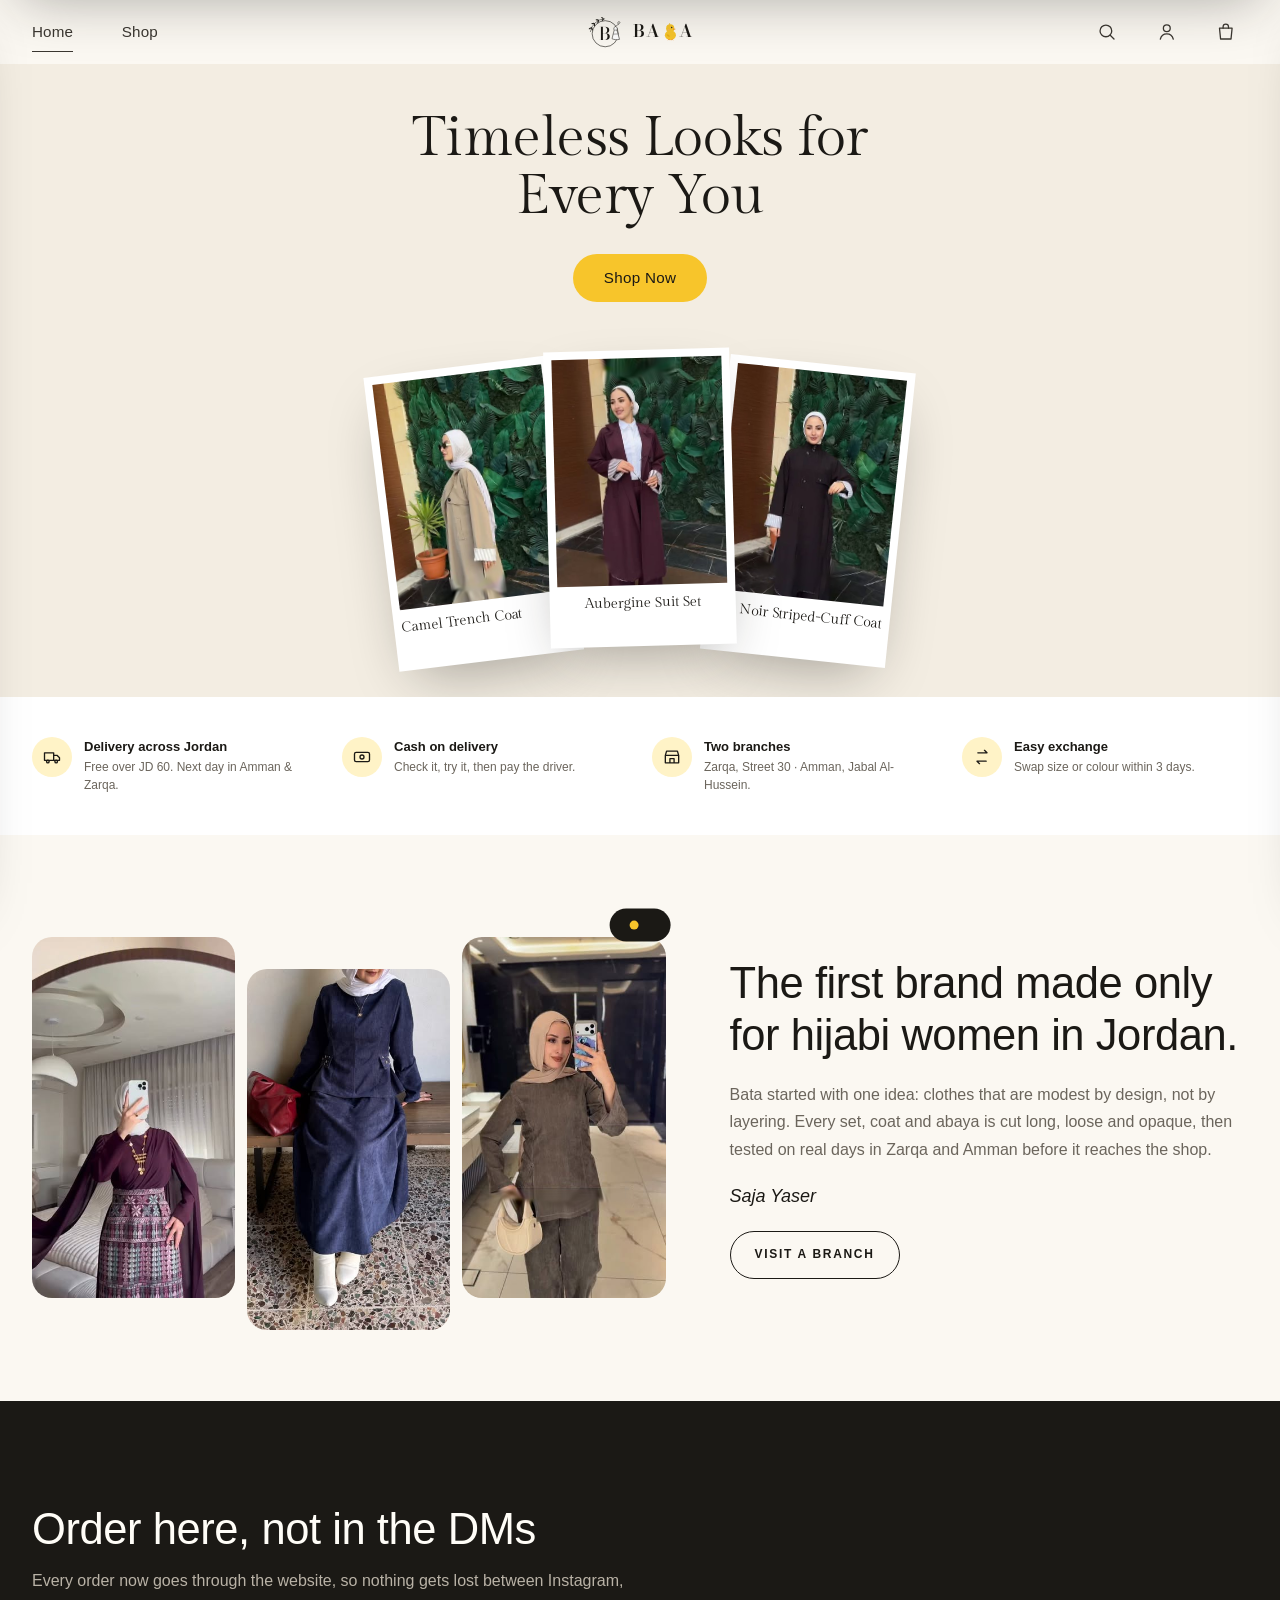
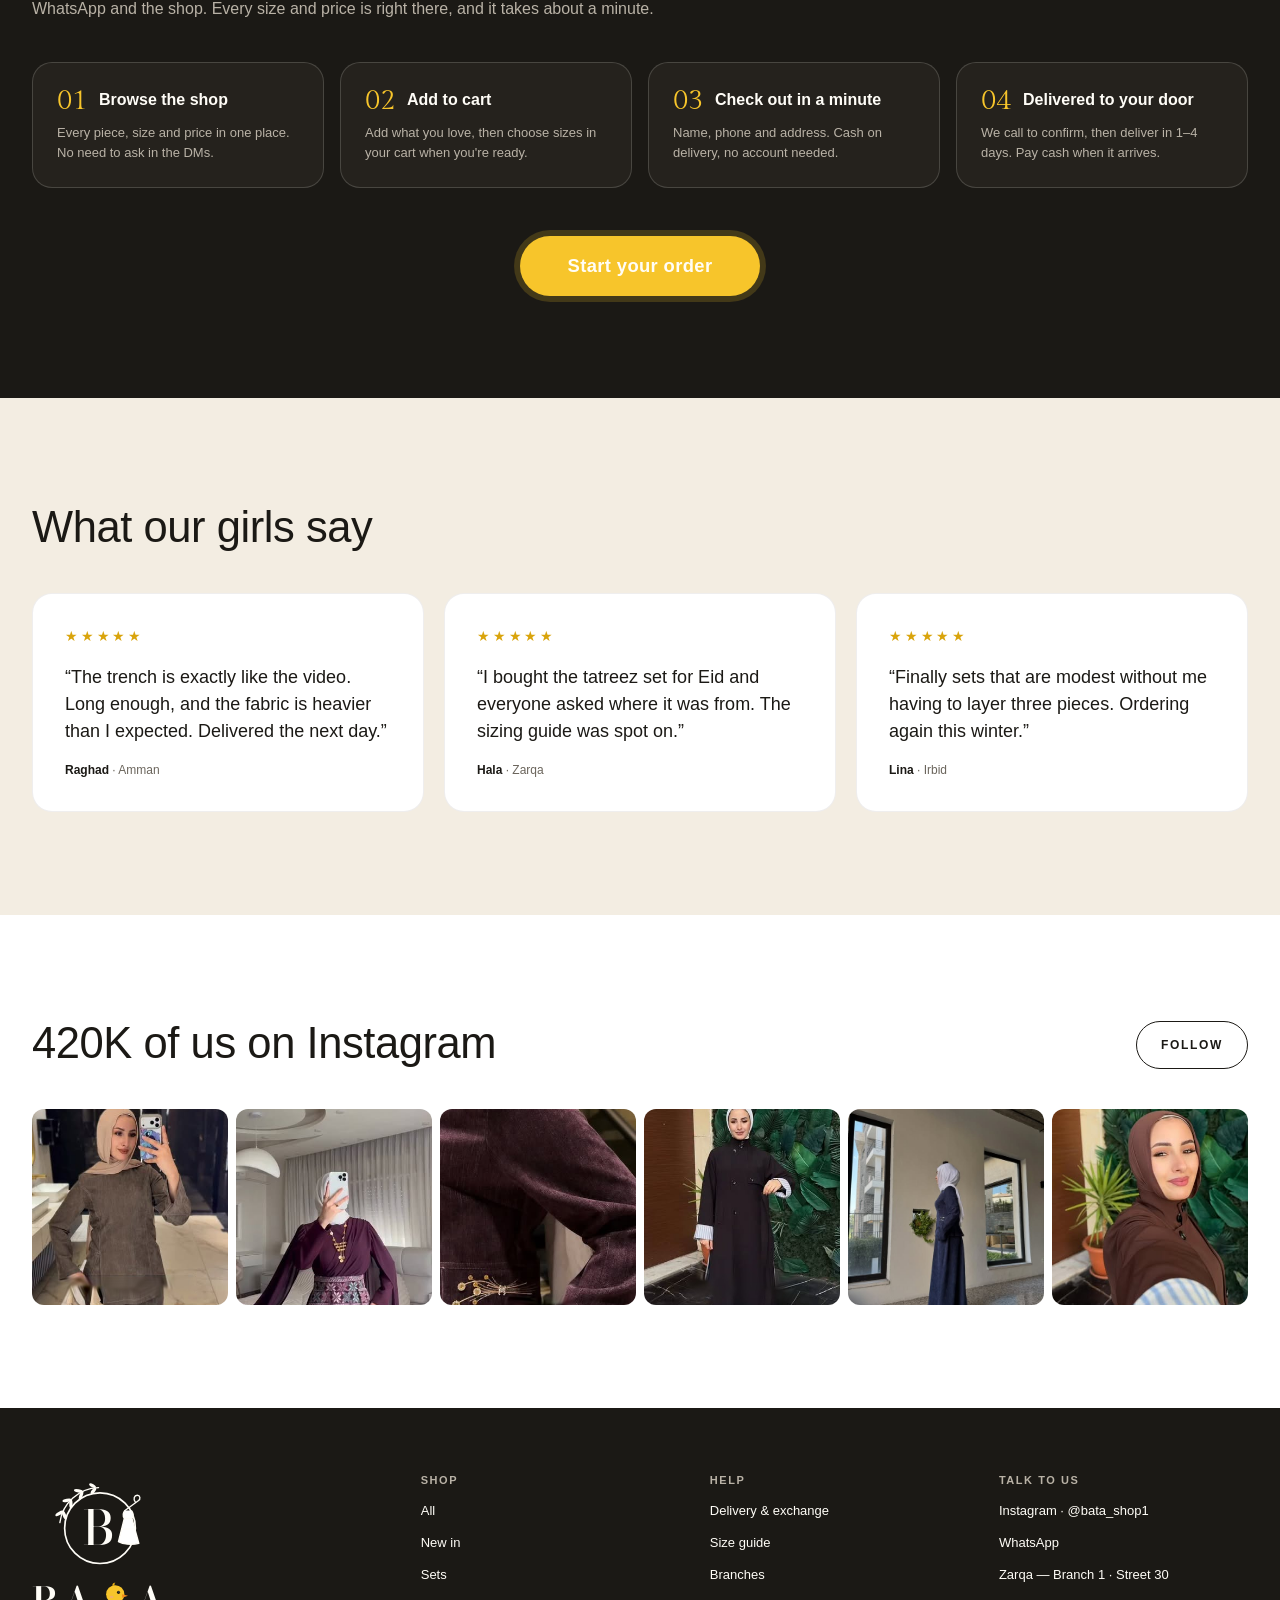
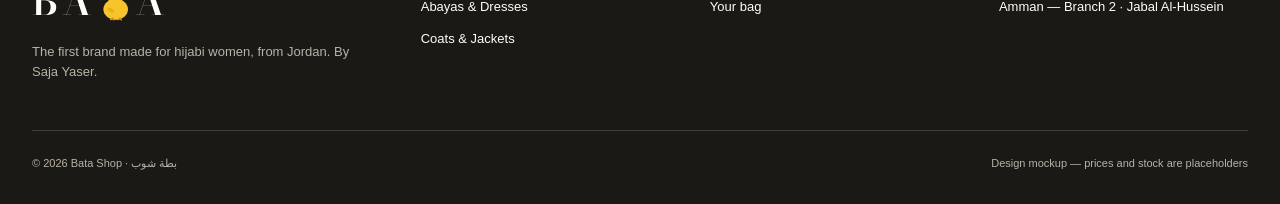
<file: index.html>
<!doctype html>
<html lang="en">
<head>
  <meta charset="utf-8">
  <meta name="viewport" content="width=device-width, initial-scale=1">
  <title>Bata Shop — modest wear for hijabi women</title>
  <meta name="description" content="Bata Shop (بطة شوب) — modest sets, coats and abayas made for hijabi women. Two branches in Zarqa and Amman, delivery across Jordan.">
  <meta name="theme-color" content="#fbf8f2">
  <link rel="icon" href="assets/img/logo-instagram.jpg">
  <link rel="apple-touch-icon" href="assets/img/apple-touch-icon.png">
  <link rel="preconnect" href="https://fonts.googleapis.com">
  <link rel="preconnect" href="https://fonts.gstatic.com" crossorigin>
  <link rel="stylesheet" href="https://fonts.googleapis.com/css2?family=Bodoni+Moda:opsz,wght@6..96,500..600&family=Gilda+Display&display=swap">
  <link rel="stylesheet" href="assets/css/tokens.css?v=37">
  <link rel="stylesheet" href="assets/css/styles.css?v=37">
</head>
<body data-page="home">

  <main id="main">
    <section class="b-hero">
      <h1 class="b-hero__title">Timeless Looks for Every You</h1>
      <a class="b-hero__cta" href="shop.html">Shop Now</a>
      <div class="b-hero__fan" role="group" aria-label="This season's looks">
        <a class="b-print" href="product.html?id=camel-trench-coat">
          <img src="assets/img/products/look-10.jpg" alt="Camel Trench Coat">
          <span class="b-print__caption">Camel Trench Coat</span>
        </a>
        <a class="b-print" href="product.html?id=aubergine-suit-set">
          <img src="assets/img/products/look-04.jpg" alt="Aubergine Suit Set">
          <span class="b-print__caption">Aubergine Suit Set</span>
        </a>
        <a class="b-print" href="product.html?id=noir-striped-cuff-coat">
          <img src="assets/img/products/look-09.jpg" alt="Noir Striped-Cuff Coat">
          <span class="b-print__caption">Noir Striped-Cuff Coat</span>
        </a>
      </div>
    </section>

    <section class="b-trust b-tone--white" aria-label="Why shop with us">
      <div class="b-trust__item"><span class="b-trust__icon"><svg class="b-icon" viewBox="0 0 24 24" aria-hidden="true"><path d="M3 7h11v9H3zM14 10h4l3 3v3h-7"/><circle cx="7" cy="17.5" r="1.6"/><circle cx="17" cy="17.5" r="1.6"/></svg></span><div><p class="b-trust__title">Delivery across Jordan</p><p class="b-trust__text">Free over JD 60. Next day in Amman & Zarqa.</p></div></div>
      <div class="b-trust__item"><span class="b-trust__icon"><svg class="b-icon" viewBox="0 0 24 24" aria-hidden="true"><rect x="3" y="6.5" width="18" height="11" rx="2"/><circle cx="12" cy="12" r="2.4"/></svg></span><div><p class="b-trust__title">Cash on delivery</p><p class="b-trust__text">Check it, try it, then pay the driver.</p></div></div>
      <div class="b-trust__item"><span class="b-trust__icon"><svg class="b-icon" viewBox="0 0 24 24" aria-hidden="true"><path d="M4 10l1.5-5h13L20 10M4 10h16M4 10v9h16v-9M9.5 19v-5h5v5"/></svg></span><div><p class="b-trust__title">Two branches</p><p class="b-trust__text">Zarqa, Street 30 · Amman, Jabal Al-Hussein.</p></div></div>
      <div class="b-trust__item"><span class="b-trust__icon"><svg class="b-icon" viewBox="0 0 24 24" aria-hidden="true"><path d="M7 7h11l-3-3M17 17H6l3 3"/></svg></span><div><p class="b-trust__title">Easy exchange</p><p class="b-trust__text">Swap size or colour within 3 days.</p></div></div>
    </section>

    <section class="b-section b-tone--cream" id="story">
      <div class="b-container b-callout">
        <div class="b-callout__looks">
          <div class="b-callout__look"><img src="assets/img/products/look-03.jpg" alt="Plum tatreez set" loading="lazy"></div>
          <div class="b-callout__look"><img src="assets/img/products/look-08.jpg" alt="Indigo denim set" loading="lazy"></div>
          <div class="b-callout__look"><img src="assets/img/products/look-12.jpg" alt="Taupe corduroy co-ord" loading="lazy"></div>
        </div>
        <div class="b-callout__copy">
          <h2 class="b-title">The first brand made only for hijabi women in Jordan.</h2>
          <p class="b-callout__body">Bata started with one idea: clothes that are modest by design, not by layering. Every set, coat and abaya is cut long, loose and opaque, then tested on real days in Zarqa and Amman before it reaches the shop.</p>
          <p class="b-callout__sign">Saja Yaser</p>
          <a class="b-btn b-btn--ghost" href="contact.html" style="justify-self:start">Visit a branch</a>
        </div>
      </div>
    </section>

    <section class="b-section b-tone--ink" id="order">
      <div class="b-container">
        <div class="b-section-head">
          <div class="b-section-head__copy">
            <h2 class="b-title">Order here, not in the DMs</h2>
            <p class="b-section-head__lead">Every order now goes through the website, so nothing gets lost between Instagram, WhatsApp and the shop. Every size and price is right there, and it takes about a minute.</p>
          </div>
        </div>
        <ol class="b-steps">
          <li class="b-step"><span class="b-step__title">Browse the shop</span><span class="b-step__text">Every piece, size and price in one place. No need to ask in the DMs.</span></li>
          <li class="b-step"><span class="b-step__title">Add to cart</span><span class="b-step__text">Add what you love, then choose sizes in your cart when you're ready.</span></li>
          <li class="b-step"><span class="b-step__title">Check out in a minute</span><span class="b-step__text">Name, phone and address. Cash on delivery, no account needed.</span></li>
          <li class="b-step"><span class="b-step__title">Delivered to your door</span><span class="b-step__text">We call to confirm, then deliver in 1–4 days. Pay cash when it arrives.</span></li>
        </ol>
        <div class="b-steps__cta">
          <a class="b-hero__cta b-hero__cta--lg" href="shop.html">Start your order</a>
        </div>
      </div>
    </section>

    <section class="b-section b-tone--sand">
      <div class="b-container">
        <div class="b-section-head"><div class="b-section-head__copy"><h2 class="b-title">What our girls say</h2></div></div>
        <div class="b-reviews" data-reviews></div>
      </div>
    </section>

    <section class="b-section b-tone--white">
      <div class="b-container">
        <div class="b-section-head">
          <div class="b-section-head__copy"><h2 class="b-title">420K of us on Instagram</h2></div>
          <a class="b-btn b-btn--ghost" href="https://www.instagram.com/bata_shop1/" target="_blank" rel="noopener">Follow</a>
        </div>
        <div class="b-gram" data-gram></div>
      </div>
    </section>
  </main>

  <script src="assets/js/catalog.js?v=37"></script>
  <script src="assets/js/app.js?v=37"></script>
</body>
</html>
</file>
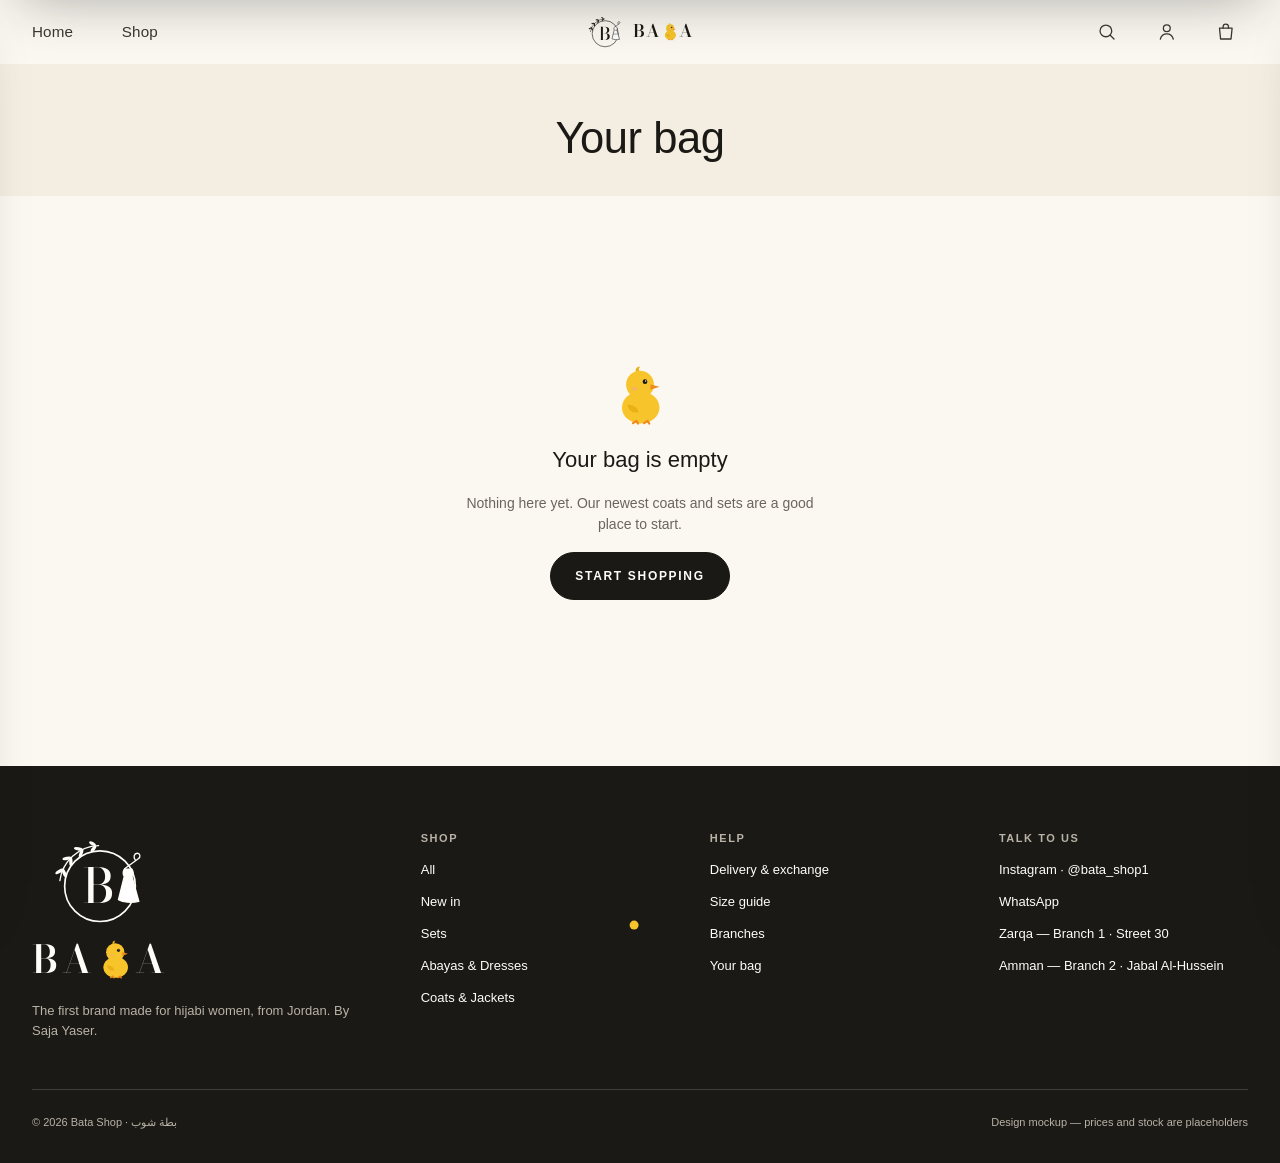
<file: cart.html>
<!doctype html>
<html lang="en">
<head>
  <meta charset="utf-8">
  <meta name="viewport" content="width=device-width, initial-scale=1">
  <title>Your bag — Bata Shop</title>
  <meta name="description" content="Bata Shop (بطة شوب) — modest sets, coats and abayas made for hijabi women. Two branches in Zarqa and Amman, delivery across Jordan.">
  <meta name="theme-color" content="#fbf8f2">
  <link rel="icon" href="assets/img/logo-instagram.jpg">
  <link rel="apple-touch-icon" href="assets/img/apple-touch-icon.png">
  <link rel="preconnect" href="https://fonts.googleapis.com">
  <link rel="preconnect" href="https://fonts.gstatic.com" crossorigin>
  <link rel="stylesheet" href="https://fonts.googleapis.com/css2?family=Bodoni+Moda:opsz,wght@6..96,500..600&family=Gilda+Display&display=swap">
  <link rel="stylesheet" href="assets/css/tokens.css?v=37">
  <link rel="stylesheet" href="assets/css/styles.css?v=37">
</head>
<body data-page="cart">

  <main id="main">
    <header class="b-page-head b-tone--sand"><h1 class="b-title">Your bag</h1></header>
    <section class="b-section b-tone--cream"><div class="b-container" data-cart></div></section>
  </main>

  <script src="assets/js/catalog.js?v=37"></script>
  <script src="assets/js/app.js?v=37"></script>
</body>
</html>
</file>
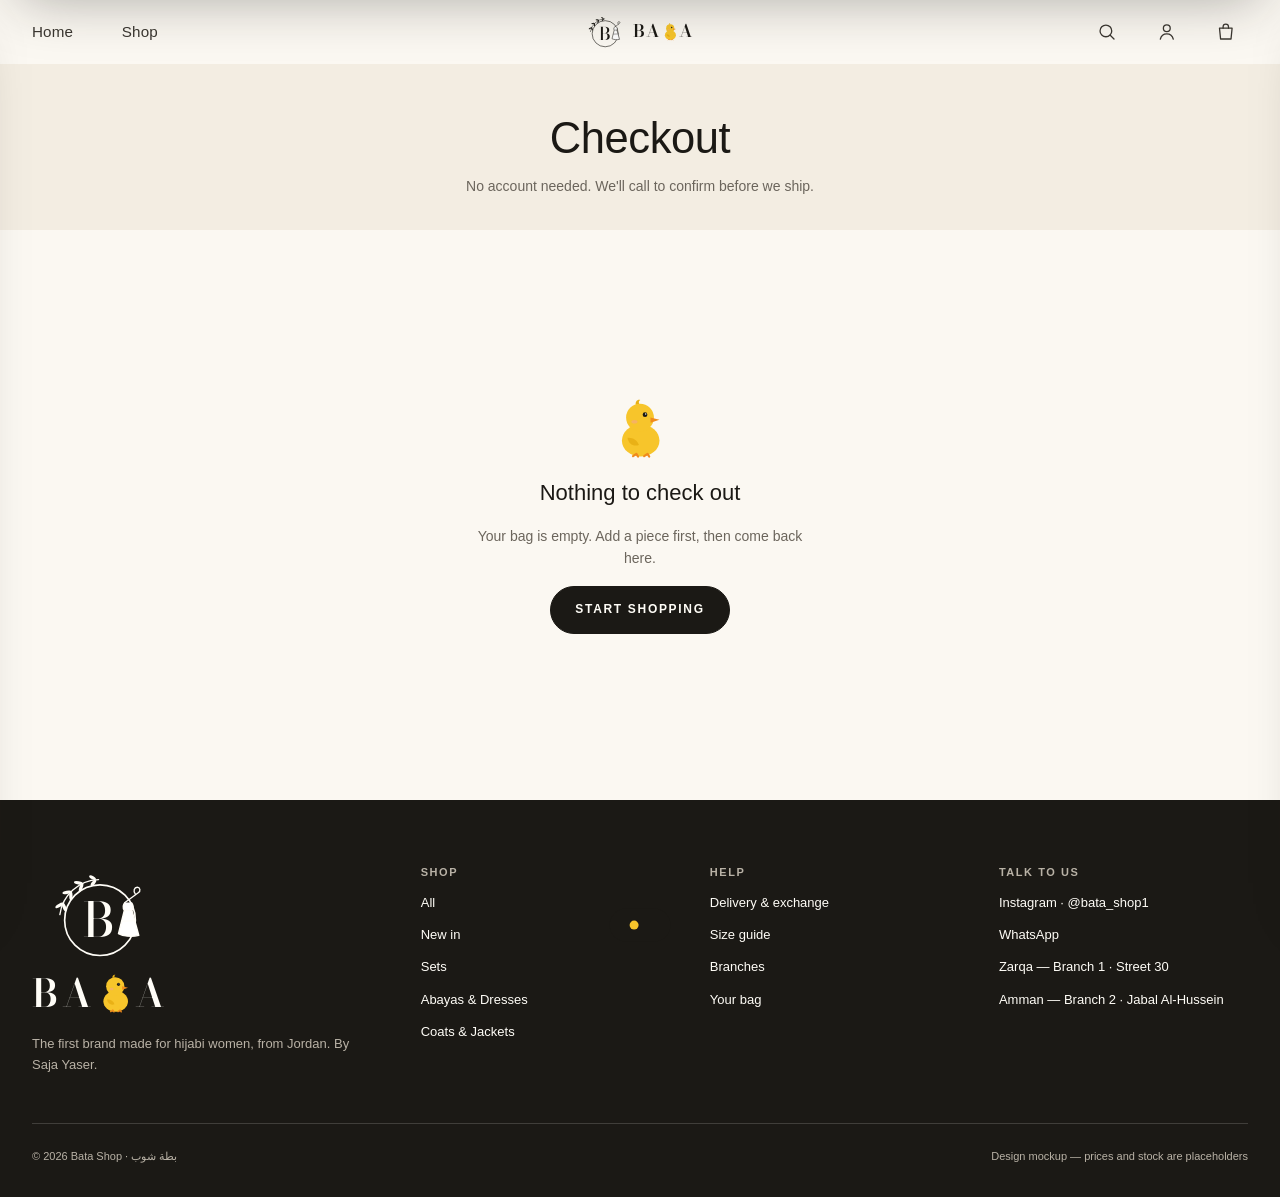
<file: checkout.html>
<!doctype html>
<html lang="en">
<head>
  <meta charset="utf-8">
  <meta name="viewport" content="width=device-width, initial-scale=1">
  <title>Checkout — Bata Shop</title>
  <meta name="description" content="Bata Shop (بطة شوب) — modest sets, coats and abayas made for hijabi women. Two branches in Zarqa and Amman, delivery across Jordan.">
  <meta name="theme-color" content="#fbf8f2">
  <link rel="icon" href="assets/img/logo-instagram.jpg">
  <link rel="apple-touch-icon" href="assets/img/apple-touch-icon.png">
  <link rel="preconnect" href="https://fonts.googleapis.com">
  <link rel="preconnect" href="https://fonts.gstatic.com" crossorigin>
  <link rel="stylesheet" href="https://fonts.googleapis.com/css2?family=Bodoni+Moda:opsz,wght@6..96,500..600&family=Gilda+Display&display=swap">
  <link rel="stylesheet" href="assets/css/tokens.css?v=37">
  <link rel="stylesheet" href="assets/css/styles.css?v=37">
</head>
<body data-page="checkout">

  <main id="main">
    <header class="b-page-head b-tone--sand" data-checkout-head><h1 class="b-title">Checkout</h1><p class="b-page-head__lead">No account needed. We'll call to confirm before we ship.</p></header>
    <section class="b-section b-tone--cream"><div class="b-container" data-checkout></div></section>
  </main>

  <script src="assets/js/catalog.js?v=37"></script>
  <script src="assets/js/app.js?v=37"></script>
</body>
</html>
</file>
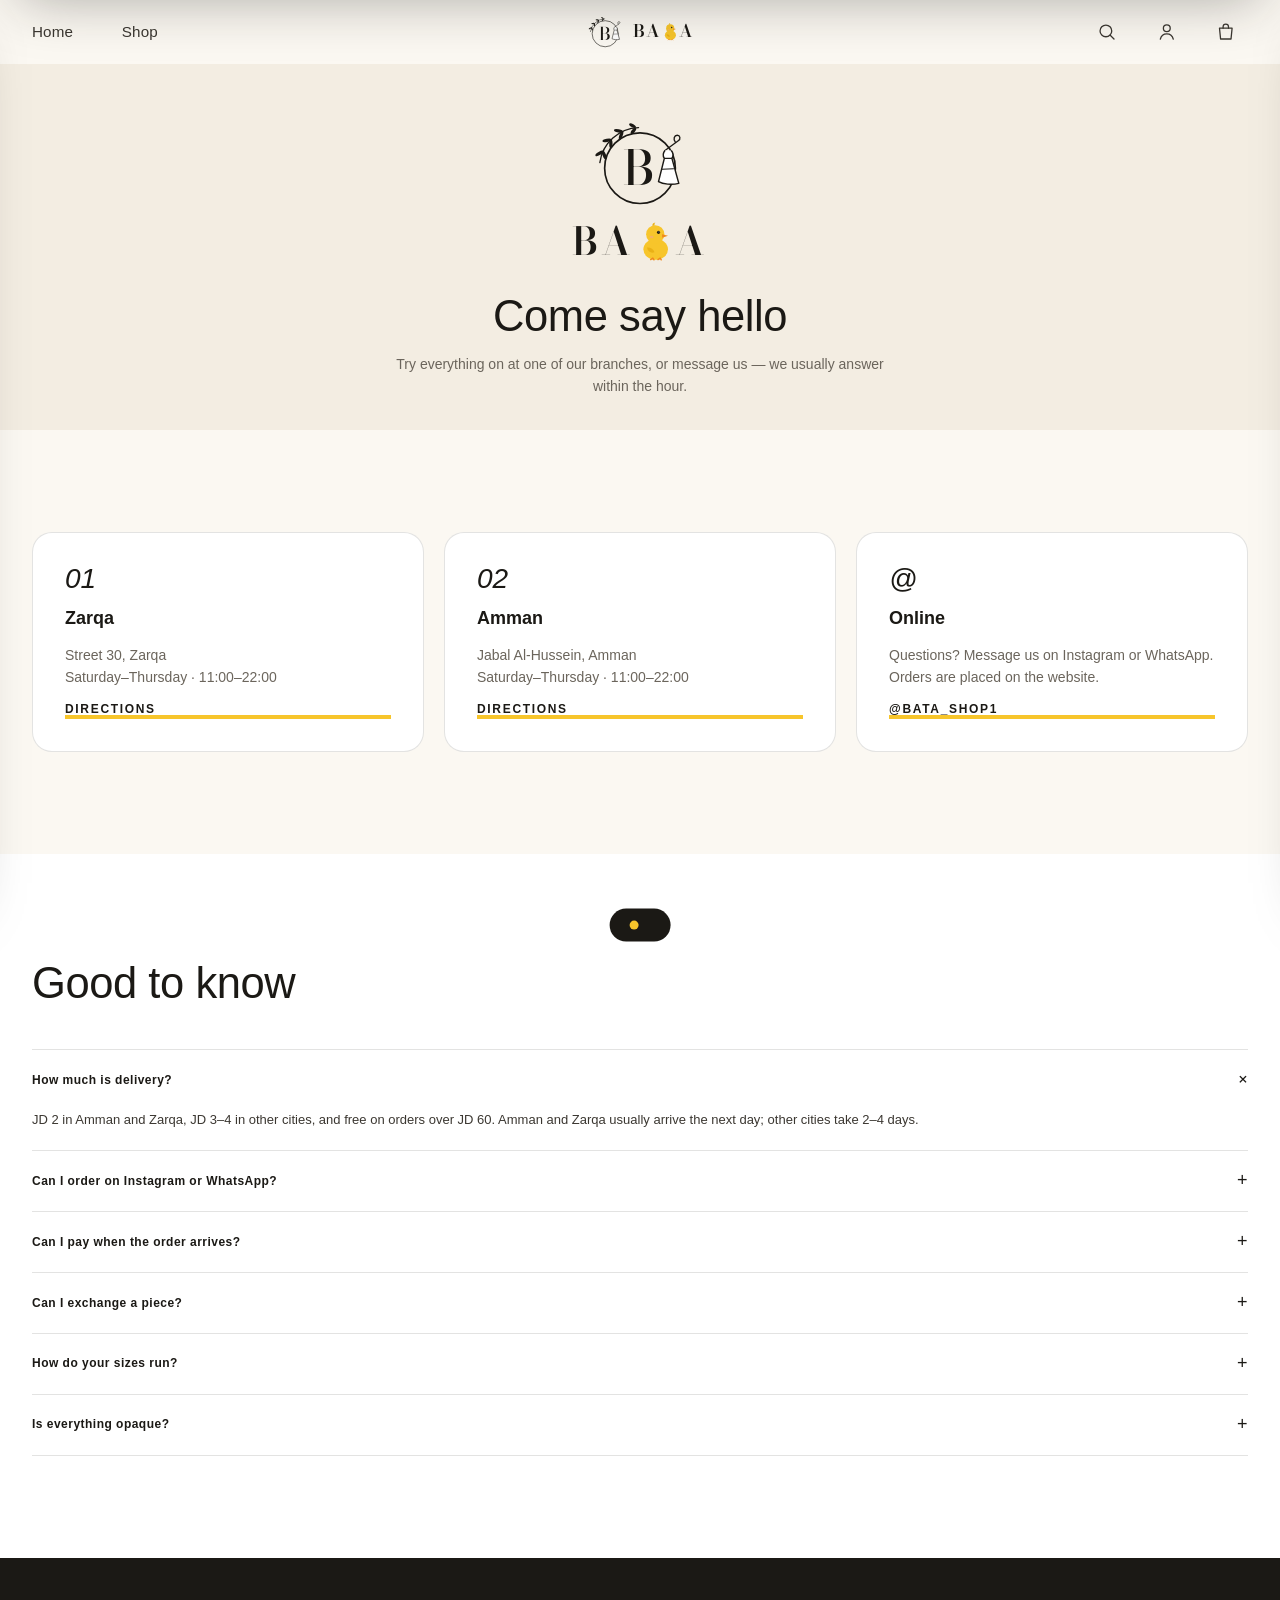
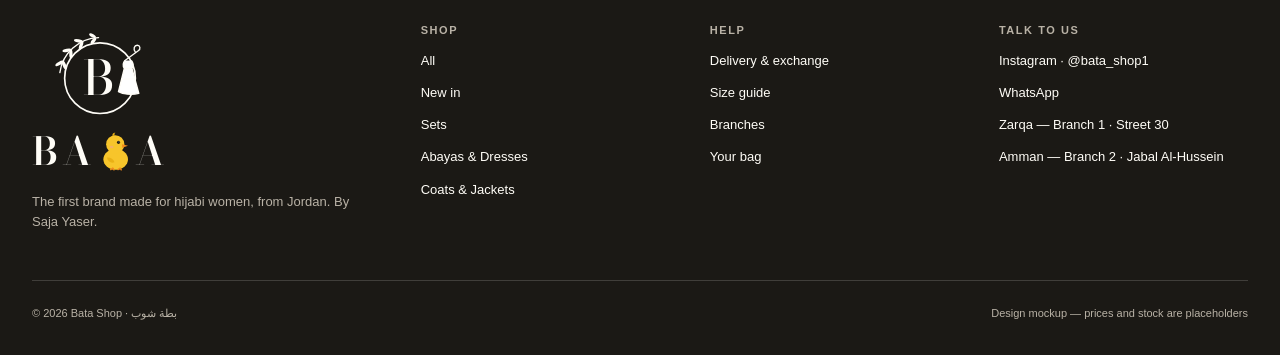
<file: contact.html>
<!doctype html>
<html lang="en">
<head>
  <meta charset="utf-8">
  <meta name="viewport" content="width=device-width, initial-scale=1">
  <title>Visit us — Bata Shop</title>
  <meta name="description" content="Bata Shop (بطة شوب) — modest sets, coats and abayas made for hijabi women. Two branches in Zarqa and Amman, delivery across Jordan.">
  <meta name="theme-color" content="#fbf8f2">
  <link rel="icon" href="assets/img/logo-instagram.jpg">
  <link rel="apple-touch-icon" href="assets/img/apple-touch-icon.png">
  <link rel="preconnect" href="https://fonts.googleapis.com">
  <link rel="preconnect" href="https://fonts.gstatic.com" crossorigin>
  <link rel="stylesheet" href="https://fonts.googleapis.com/css2?family=Bodoni+Moda:opsz,wght@6..96,500..600&family=Gilda+Display&display=swap">
  <link rel="stylesheet" href="assets/css/tokens.css?v=37">
  <link rel="stylesheet" href="assets/css/styles.css?v=37">
</head>
<body data-page="contact">

  <main id="main">
    <header class="b-page-head b-tone--sand">
      <div data-full-logo></div>
      <h1 class="b-title" style="margin-top:1rem">Come say hello</h1>
      <p class="b-page-head__lead">Try everything on at one of our branches, or message us — we usually answer within the hour.</p>
    </header>
    <section class="b-section b-tone--cream">
      <div class="b-container">
      <div class="b-branches">
        <article class="b-branch"><span class="b-branch__num">01</span><h2 class="b-branch__name">Zarqa</h2><p class="b-branch__text">Street 30, Zarqa<br>Saturday–Thursday · 11:00–22:00</p><a class="b-text-link" href="https://maps.app.goo.gl/m9a91ycgrnr1jNVY7" target="_blank" rel="noopener">Directions</a></article>
        <article class="b-branch"><span class="b-branch__num">02</span><h2 class="b-branch__name">Amman</h2><p class="b-branch__text">Jabal Al-Hussein, Amman<br>Saturday–Thursday · 11:00–22:00</p><a class="b-text-link" href="https://maps.app.goo.gl/m9a91ycgrnr1jNVY7" target="_blank" rel="noopener">Directions</a></article>
        <article class="b-branch"><span class="b-branch__num">@</span><h2 class="b-branch__name">Online</h2><p class="b-branch__text">Questions? Message us on Instagram or WhatsApp.<br>Orders are placed on the website.</p><a class="b-text-link" href="https://www.instagram.com/bata_shop1/" target="_blank" rel="noopener">@bata_shop1</a></article>
      </div>
      </div>
    </section>
    <section class="b-section b-tone--white" id="faq">
      <div class="b-container">
        <div class="b-section-head"><div class="b-section-head__copy"><h2 class="b-title">Good to know</h2></div></div>
        <details class="b-disclosure" open><summary>How much is delivery?</summary><div class="b-disclosure__body">JD 2 in Amman and Zarqa, JD 3–4 in other cities, and free on orders over JD 60. Amman and Zarqa usually arrive the next day; other cities take 2–4 days.</div></details>
        <details class="b-disclosure"><summary>Can I order on Instagram or WhatsApp?</summary><div class="b-disclosure__body">All orders are now placed on the website, so every order is tracked with its own number and nothing gets lost in messages. Add your pieces to the cart and check out; it takes about a minute and you still pay on delivery.</div></details>
        <details class="b-disclosure"><summary>Can I pay when the order arrives?</summary><div class="b-disclosure__body">Yes — cash on delivery is the default. You can also pay by CliQ transfer, or pick up and pay at a branch.</div></details>
        <details class="b-disclosure"><summary>Can I exchange a piece?</summary><div class="b-disclosure__body">Unworn pieces with their tags can be exchanged for another size or colour within 3 days, at a branch or through the driver.</div></details>
        <details class="b-disclosure"><summary>How do your sizes run?</summary><div class="b-disclosure__body">Our cuts are loose and long. If you're between two sizes, take the smaller one. Every product page has a size guide with measurements.</div></details>
        <details class="b-disclosure"><summary>Is everything opaque?</summary><div class="b-disclosure__body">Yes. Every fabric is chosen to be non-sheer, and light colours are lined where needed.</div></details>
      </div>
    </section>
  </main>

  <script src="assets/js/catalog.js?v=37"></script>
  <script src="assets/js/app.js?v=37"></script>
</body>
</html>
</file>
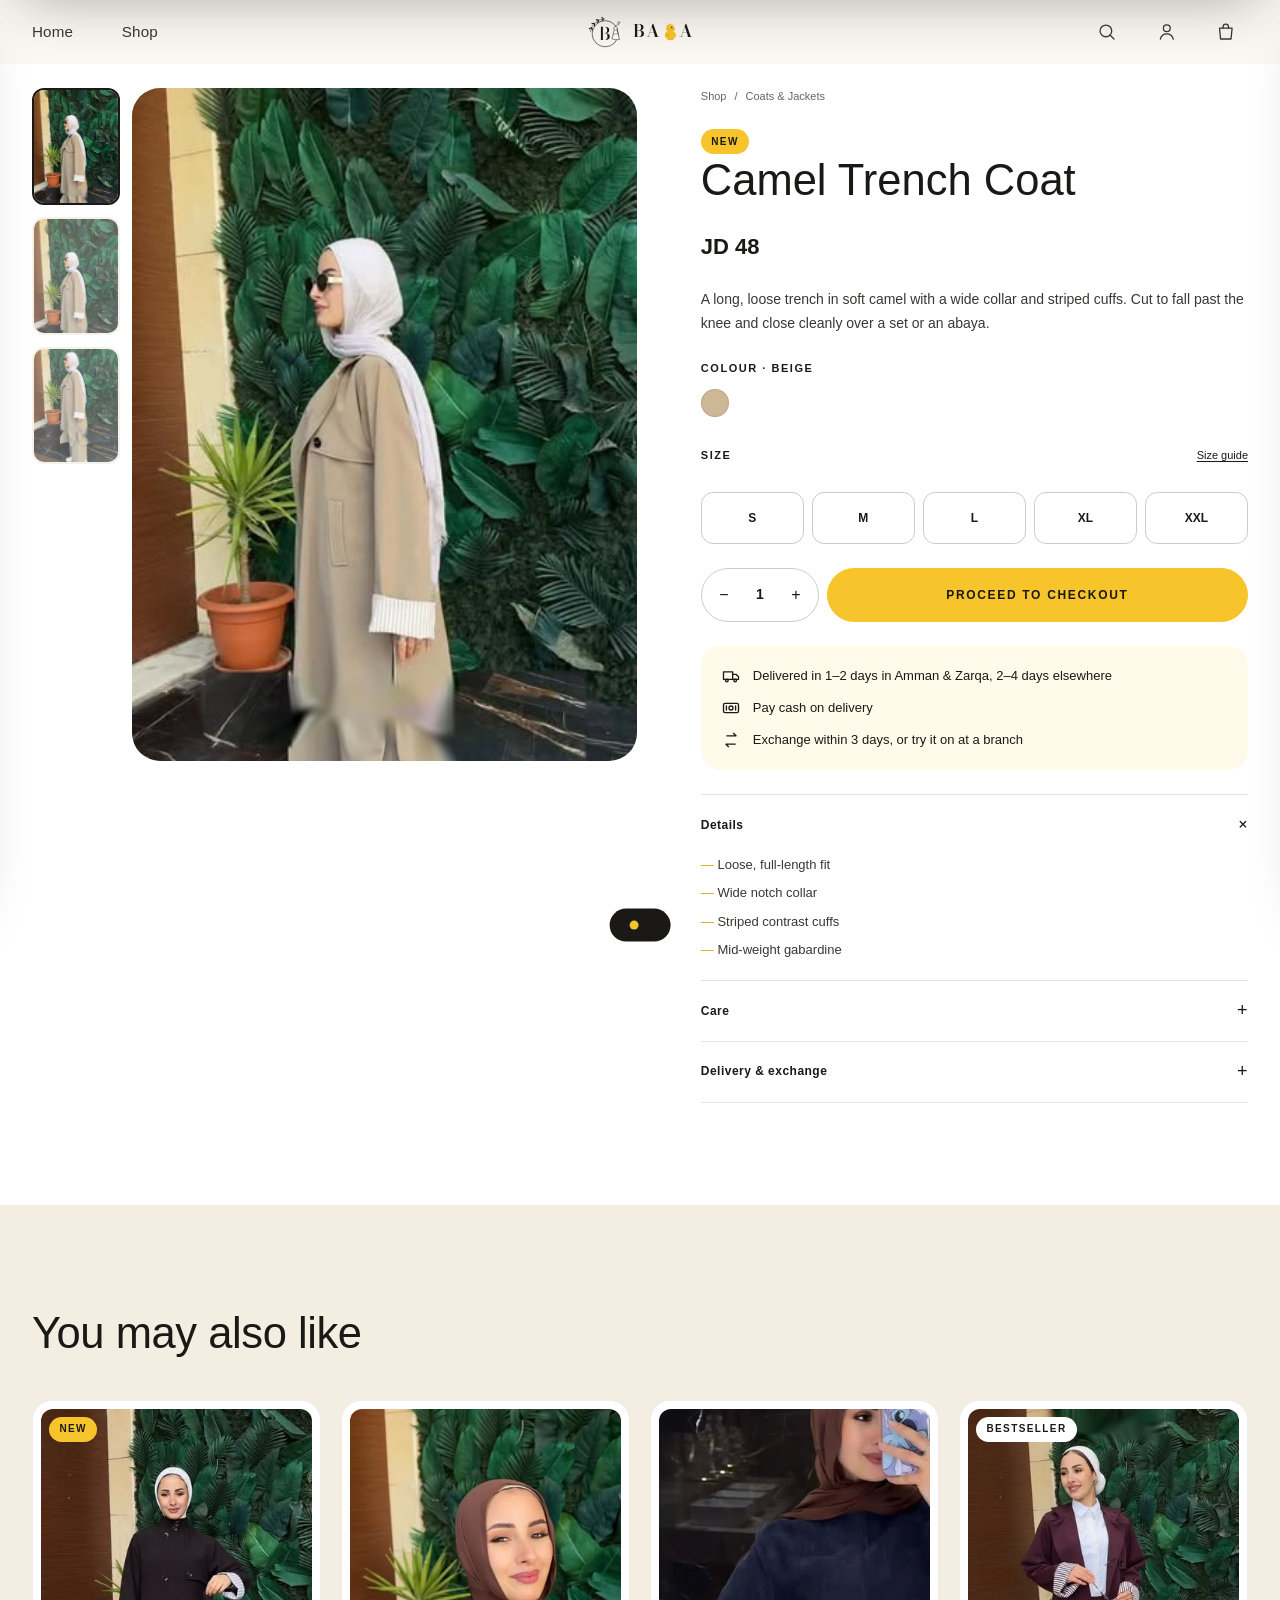
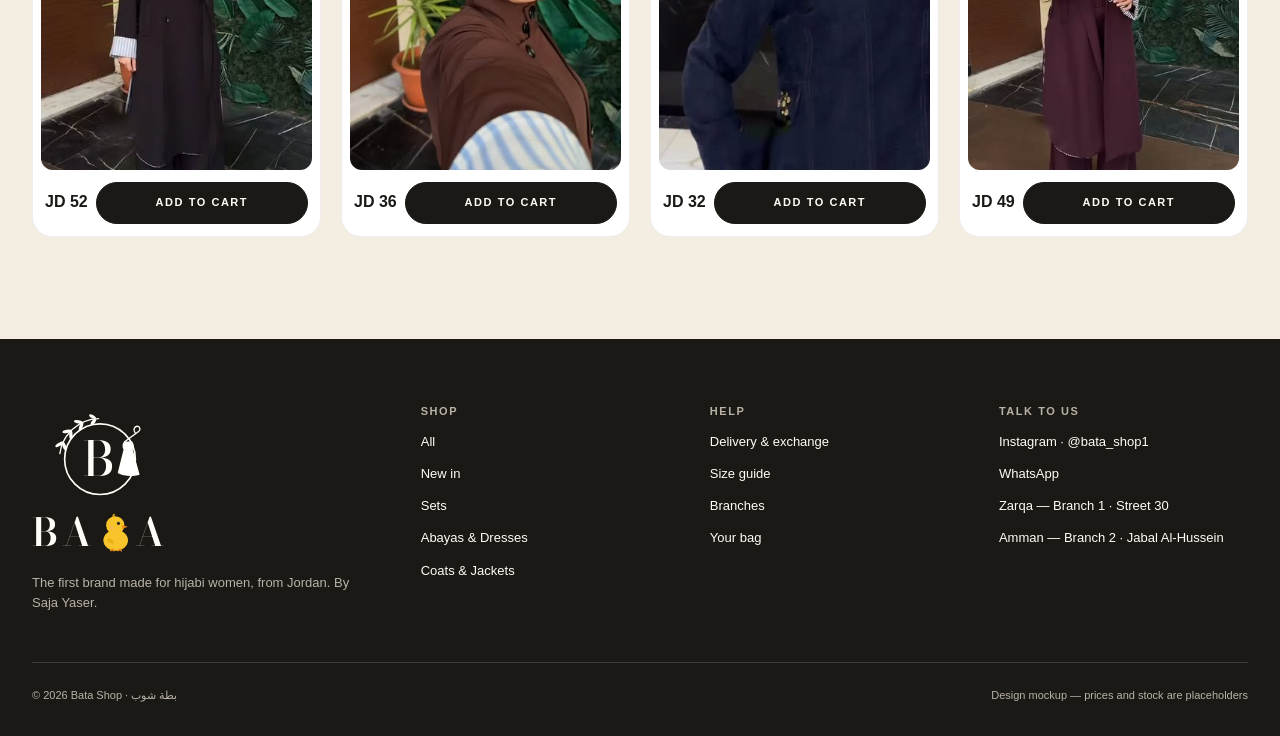
<file: product.html>
<!doctype html>
<html lang="en">
<head>
  <meta charset="utf-8">
  <meta name="viewport" content="width=device-width, initial-scale=1">
  <title>Bata Shop</title>
  <meta name="description" content="Bata Shop (بطة شوب) — modest sets, coats and abayas made for hijabi women. Two branches in Zarqa and Amman, delivery across Jordan.">
  <meta name="theme-color" content="#fbf8f2">
  <link rel="icon" href="assets/img/logo-instagram.jpg">
  <link rel="apple-touch-icon" href="assets/img/apple-touch-icon.png">
  <link rel="preconnect" href="https://fonts.googleapis.com">
  <link rel="preconnect" href="https://fonts.gstatic.com" crossorigin>
  <link rel="stylesheet" href="https://fonts.googleapis.com/css2?family=Bodoni+Moda:opsz,wght@6..96,500..600&family=Gilda+Display&display=swap">
  <link rel="stylesheet" href="assets/css/tokens.css?v=37">
  <link rel="stylesheet" href="assets/css/styles.css?v=37">
</head>
<body data-page="product">

  <main id="main">
    <section class="b-pdp-band b-tone--white">
      <div class="b-container"><div class="b-pdp" data-pdp></div></div>
    </section>
    <section class="b-section b-tone--sand">
      <div class="b-container">
        <div class="b-section-head"><div class="b-section-head__copy"><h2 class="b-title">You may also like</h2></div></div>
        <div class="b-grid b-grid--4" data-related></div>
      </div>
    </section>
  </main>

  <script src="assets/js/catalog.js?v=37"></script>
  <script src="assets/js/app.js?v=37"></script>
</body>
</html>
</file>
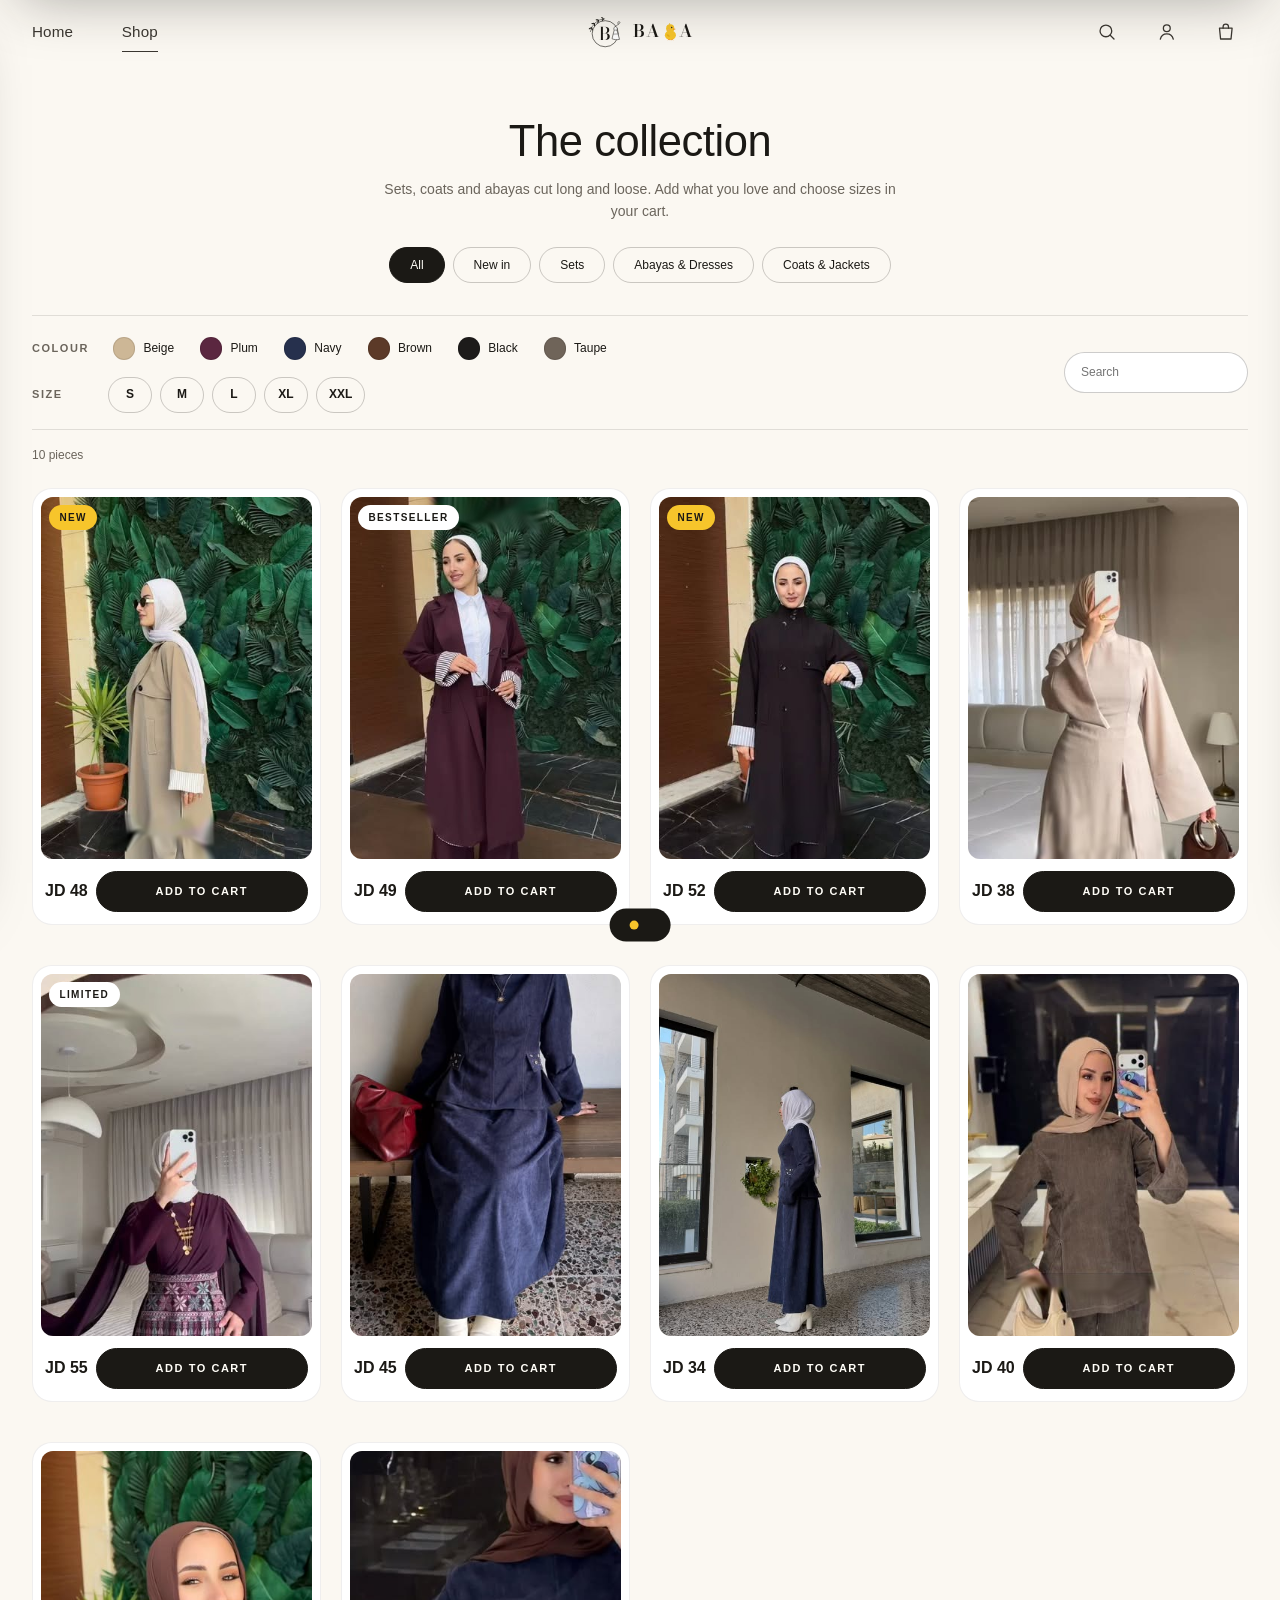
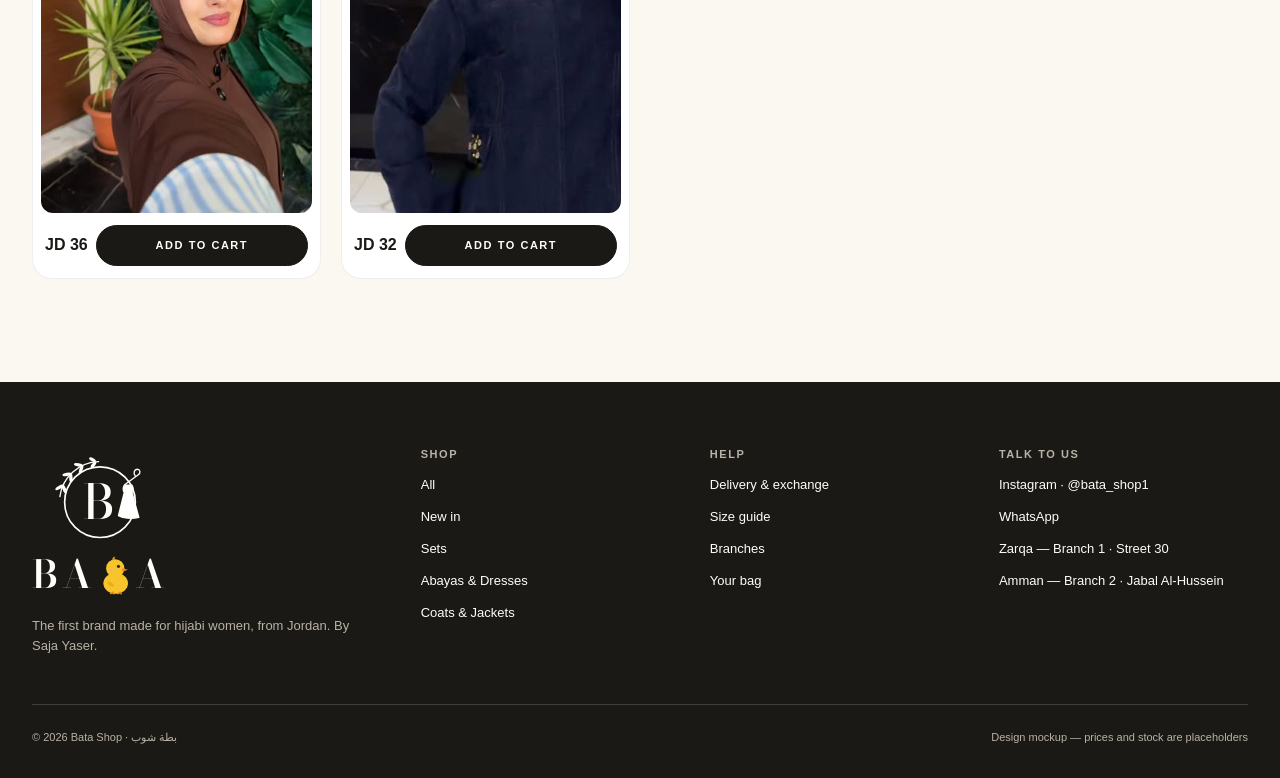
<file: shop.html>
<!doctype html>
<html lang="en">
<head>
  <meta charset="utf-8">
  <meta name="viewport" content="width=device-width, initial-scale=1">
  <title>Shop — Bata Shop</title>
  <meta name="description" content="Bata Shop (بطة شوب) — modest sets, coats and abayas made for hijabi women. Two branches in Zarqa and Amman, delivery across Jordan.">
  <meta name="theme-color" content="#fbf8f2">
  <link rel="icon" href="assets/img/logo-instagram.jpg">
  <link rel="apple-touch-icon" href="assets/img/apple-touch-icon.png">
  <link rel="preconnect" href="https://fonts.googleapis.com">
  <link rel="preconnect" href="https://fonts.gstatic.com" crossorigin>
  <link rel="stylesheet" href="https://fonts.googleapis.com/css2?family=Bodoni+Moda:opsz,wght@6..96,500..600&family=Gilda+Display&display=swap">
  <link rel="stylesheet" href="assets/css/tokens.css?v=37">
  <link rel="stylesheet" href="assets/css/styles.css?v=37">
</head>
<body data-page="shop">

  <main id="main">
    <section class="b-shop b-tone--cream" id="catalog">
      <div class="b-container">
        <header class="b-shop__head">
          <h1 class="b-title" data-shop-title>The collection</h1>
          <p class="b-page-head__lead">Sets, coats and abayas cut long and loose. Add what you love and choose sizes in your cart.</p>
        </header>
        <div class="b-tabs" data-tabs role="group" aria-label="Category"></div>
        <div class="b-toolbar">
          <div class="b-toolbar__filters">
            <div class="b-toolbar__shades" data-shades role="group" aria-label="Colour"></div>
            <div class="b-toolbar__shades" data-size-filter role="group" aria-label="Size"></div>
          </div>
          <form class="b-toolbar__controls" data-q-form role="search">
            <label class="b-sr" for="shop-q">Search</label>
            <input class="b-input b-input--pill" id="shop-q" type="search" placeholder="Search" data-q>
          </form>
        </div>
        <div class="b-results">
          <p class="b-toolbar__count" data-results-count></p>
          <button class="b-clear" type="button" data-clear hidden>Clear filters</button>
        </div>
        <div class="b-grid b-grid--4" data-grid></div>
      </div>
    </section>
  </main>

  <script src="assets/js/catalog.js?v=37"></script>
  <script src="assets/js/app.js?v=37"></script>
</body>
</html>
</file>
<file: assets/css/tokens.css>
/*
  Bata Shop — design tokens.

  The only file with raw values. Palette taken from the logo: black type on white,
  with the yellow duckling as the one accent. Used 60 / 30 / 10:
  white & warm cream surfaces (60), logo black for type, buttons and brand (30),
  duckling yellow for small accents — badges, the cart count, underlines (10).
*/
:root {
  /* ---------- Color: neutrals ---------- */
  --color-white: #ffffff;
  --color-ink: #1b1915;          /* logo black */
  --color-ink-soft: #3b3731;
  --color-ink-muted: #6b655c;
  --color-on-ink: #fffdf7;

  /* ---------- Color: brand ---------- */
  --color-duck: #f7c52b;         /* the duckling */
  --color-duck-deep: #d9a40c;
  --color-duck-soft: #fff3c7;
  --color-duck-wash: #fffaea;

  /* ---------- Color: surfaces ---------- */
  --color-surface: #ffffff;
  --color-cream: #fbf8f2;
  --color-sand: #f3ede2;
  --color-sand-deep: #e7dfd0;
  --color-scrim: rgb(27 25 21 / 0.45);
  --gradient-glass: linear-gradient(180deg, rgb(255 255 255 / 0.72) 0%, rgb(255 255 255 / 0.52) 100%);
  --color-glass-edge: rgb(255 255 255 / 0.7);

  /* ---------- Color: black bands (the 30), light text on logo black ---------- */
  --dark-bg: #1b1915;
  --dark-ink: #fffdf7;
  --dark-ink-soft: #e9e4da;
  --dark-ink-muted: #b9b2a6;
  --dark-raised: #25221d;
  --dark-line: rgb(255 253 247 / 0.16);
  --dark-line-faint: rgb(255 253 247 / 0.1);
  --dark-line-strong: rgb(255 253 247 / 0.28);

  /* ---------- Color: lines ---------- */
  --color-line: rgb(27 25 21 / 0.12);
  --color-line-faint: rgb(27 25 21 / 0.07);
  --color-line-strong: rgb(27 25 21 / 0.22);

  /* ---------- Color: status ---------- */
  --color-success: #2f6b45;
  --color-danger: #a33a2c;
  --color-danger-wash: rgb(163 58 44 / 0.08);

  /* ---------- Color: shade swatches ---------- */
  --color-shade-beige: #cdb796;
  --color-shade-plum: #5b2740;
  --color-shade-navy: #26304d;
  --color-shade-brown: #5c3a28;
  --color-shade-black: #1d1b1a;
  --color-shade-taupe: #6f6459;

  /* ---------- Typography ---------- */
  --font-body: "Helvetica Neue", Helvetica, Arial, sans-serif;
  --font-display: "Helvetica Neue", Helvetica, Arial, sans-serif;
  --font-logo: "Bodoni Moda", "Didot", Georgia, serif; /* logo lettering only */
  --font-serif: "Gilda Display", "Didot", Georgia, serif; /* hero headline */

  --text-2xs: 0.625rem;
  --text-xs: 0.6875rem;
  --text-sm: 0.75rem;
  --text-md: 0.8125rem;
  --text-base: 0.875rem;
  --text-lg: 1rem;
  --text-xl: 1.125rem;
  --text-2xl: 1.375rem;
  --text-3xl: 1.75rem;
  --text-page: clamp(1.875rem, 3.4vw, 2.75rem);
  --text-hero: clamp(2.75rem, 6.2vw, 5.5rem);

  --tracking-wide: 0.04em;
  --tracking-label: 0.14em;
  --tracking-eyebrow: 0.32em;
  --tracking-brand: 0.12em;

  --leading-tight: 1.05;
  --leading-heading: 1.2;
  --leading-normal: 1.55;
  --leading-relaxed: 1.7;

  /* ---------- Spacing & layout ---------- */
  --space-1: 0.25rem;
  --space-2: 0.5rem;
  --space-3: 0.75rem;
  --space-4: 1rem;
  --space-5: 1.25rem;
  --space-6: 1.5rem;
  --space-8: 2rem;
  --space-10: 2.5rem;
  --space-12: 3rem;
  --space-16: 4rem;
  --space-20: 5rem;
  --gutter: clamp(1rem, 2.5vw, 2.5rem); /* the only side gap: sections run full width */
  --section: clamp(3.5rem, 8vw, 7rem);
  --header-h: clamp(3.75rem, 5vw, 4.5rem);
  --header-float: 0.625rem;

  --container-narrow: 56rem;
  --container-copy: 34rem;
  --drawer-w: 26rem;

  /* ---------- Shape ---------- */
  --radius-sm: 0.375rem;
  --radius-md: 0.75rem;
  --radius-lg: 1.25rem;
  --radius-xl: 1.75rem;
  --radius-arch: 999px 999px 1.25rem 1.25rem;
  --radius-full: 999px;
  --border-thin: 1px;
  --border-thick: 2px;

  /* ---------- Elevation ---------- */
  --shadow-glass: 0 10px 34px -14px rgb(27 25 21 / 0.22), inset 0 1px 0 rgb(255 255 255 / 0.8);
  --shadow-card: 0 18px 40px -24px rgb(27 25 21 / 0.35);
  --shadow-float: 0 24px 60px -20px rgb(27 25 21 / 0.4);
  --shadow-cta: 0 0 0 6px rgb(247 197 43 / 0.18);
  --blur-glass: 18px;

  /* ---------- Motion ---------- */
  --duration-fast: 150ms;
  --duration-base: 240ms;
  --duration-slow: 520ms;
  --ease-out: cubic-bezier(0.22, 1, 0.36, 1);

  /* ---------- Layers ---------- */
  --z-header: 40;
  --z-drawer: 60;
  --z-toast: 80;
}
</file>
<file: assets/css/styles.css>
/*
  Bata Shop — components. Every value comes from tokens.css.
  Class names are prefixed `b-`; state is carried by `is-*` classes or `hidden`.
*/

/* ========== Base ========== */
*,
*::before,
*::after {
  box-sizing: border-box;
}

html {
  -webkit-text-size-adjust: 100%;
  scroll-behavior: smooth;
}

body {
  margin: 0;
  min-height: 100vh;
  display: flex;
  flex-direction: column;
  font-family: var(--font-body);
  font-size: var(--text-base);
  line-height: var(--leading-normal);
  color: var(--color-ink);
  background: var(--color-cream);
  -webkit-font-smoothing: antialiased;
}

body.is-locked {
  overflow: hidden;
}

main {
  flex: 1;
}

img {
  display: block;
  max-width: 100%;
}

a {
  color: inherit;
  text-decoration: none;
}

button,
input,
select,
textarea {
  font: inherit;
  color: inherit;
}

button {
  cursor: pointer;
  background: none;
  border: 0;
  padding: 0;
}

h1,
h2,
h3,
p,
figure,
blockquote {
  margin: 0;
}

ul,
ol {
  margin: 0;
  padding: 0;
  list-style: none;
}

::selection {
  background: var(--color-duck-soft);
}

:focus-visible {
  outline: var(--border-thick) solid var(--color-ink);
  outline-offset: 3px;
  border-radius: var(--radius-sm);
}

[hidden] {
  display: none !important;
}

.b-sr {
  position: absolute;
  width: 1px;
  height: 1px;
  overflow: hidden;
  clip: rect(0 0 0 0);
  white-space: nowrap;
}

.b-skip {
  position: absolute;
  left: var(--space-4);
  top: -4rem;
  z-index: var(--z-toast);
  padding: var(--space-2) var(--space-4);
  background: var(--color-ink);
  color: var(--color-on-ink);
  border-radius: var(--radius-full);
}

.b-skip:focus {
  top: var(--space-4);
}

.b-container {
  width: 100%;
  padding-inline: var(--gutter);
}

.b-section {
  padding-block: var(--section);
}

.b-title {
  font-family: var(--font-display);
  font-size: var(--text-page);
  font-weight: 500;
  line-height: var(--leading-heading);
  letter-spacing: -0.01em;
}

.b-section-head {
  display: flex;
  flex-wrap: wrap;
  align-items: end;
  justify-content: space-between;
  gap: var(--space-4);
  margin-bottom: var(--space-10);
}

.b-section-head__copy {
  display: grid;
  gap: var(--space-3);
}

.b-section-head__lead {
  max-width: 40rem;
  font-size: var(--text-lg);
  line-height: var(--leading-relaxed);
  color: var(--color-ink-muted);
}

/* ========== Buttons ========== */
.b-btn {
  display: inline-flex;
  align-items: center;
  justify-content: center;
  gap: var(--space-2);
  min-height: 3rem;
  padding: 0 var(--space-6);
  border: var(--border-thin) solid var(--color-ink);
  border-radius: var(--radius-full);
  font-size: var(--text-sm);
  font-weight: 600;
  letter-spacing: var(--tracking-label);
  text-transform: uppercase;
  transition: background var(--duration-base), color var(--duration-base), transform var(--duration-fast);
}

.b-btn:active {
  transform: translateY(1px);
}

.b-btn--primary {
  background: var(--color-ink);
  color: var(--color-on-ink);
}

.b-btn--primary:hover {
  background: var(--color-ink);
  opacity: 0.86;
}

.b-btn--ghost {
  background: transparent;
  color: var(--color-ink);
}

.b-btn--ghost:hover {
  background: var(--color-ink);
  color: var(--color-on-ink);
}

.b-btn--duck {
  background: var(--color-duck);
  border-color: var(--color-duck);
  color: var(--color-ink);
}

.b-btn--duck:hover {
  background: var(--color-duck-deep);
  border-color: var(--color-duck-deep);
}

.b-btn--block {
  width: 100%;
}

.b-btn[disabled] {
  opacity: 0.45;
  cursor: not-allowed;
}

.b-icon-btn {
  position: relative;
  display: inline-grid;
  place-items: center;
  width: 2.75rem;
  height: 2.75rem;
  border-radius: var(--radius-full);
  color: var(--color-ink);
  transition: background var(--duration-base);
}

.b-icon-btn:hover {
  background: rgb(27 25 21 / 0.06);
}

.b-icon {
  width: 1.25rem;
  height: 1.25rem;
  fill: none;
  stroke: currentColor;
  stroke-width: 1.6;
  stroke-linecap: round;
  stroke-linejoin: round;
}

.b-count {
  position: absolute;
  top: 0.2rem;
  right: 0.15rem;
  min-width: 1.15rem;
  height: 1.15rem;
  padding: 0 0.3rem;
  display: grid;
  place-items: center;
  border-radius: var(--radius-full);
  background: var(--color-duck);
  color: var(--color-ink);
  font-size: var(--text-2xs);
  font-weight: 700;
  line-height: 1;
}

.b-count[data-count="0"] {
  display: none;
}

.b-text-link {
  font-size: var(--text-sm);
  font-weight: 600;
  letter-spacing: var(--tracking-label);
  text-transform: uppercase;
  background: linear-gradient(var(--color-duck), var(--color-duck)) 0 100% / 100% 0.35em no-repeat;
  transition: background-size var(--duration-base);
}

.b-text-link:hover {
  background-size: 100% 100%;
}

.b-badge {
  display: inline-flex;
  align-items: center;
  padding: 0.3rem 0.65rem;
  border-radius: var(--radius-full);
  background: var(--color-white);
  font-size: var(--text-2xs);
  font-weight: 700;
  letter-spacing: var(--tracking-label);
  text-transform: uppercase;
}

.b-badge--duck {
  background: var(--color-duck);
}

/* ========== Logo ========== */

.b-brand__duck {
  width: 0.95em;
  height: 1.1em;
  margin-inline: 0.04em;
}

/* Full stacked logo (footer, about) */
.b-logo-full {
  display: grid;
  justify-items: center;
  gap: var(--space-1);
  color: var(--color-ink);
}

.b-logo-full__mark {
  width: 6.5rem;
  height: 6.5rem;
}

.b-logo-full__name {
  display: inline-flex;
  align-items: center;
  font-family: var(--font-logo);
  font-size: 2.4rem;
  font-weight: 600;
  letter-spacing: var(--tracking-brand);
  line-height: 1;
}

/* ========== Header: nav left, logo centred, tools right ========== */
.b-header {
  position: sticky;
  top: 0;
  z-index: var(--z-header);
  height: var(--header-h);
  background: var(--color-cream);
}

.b-header__bar {
  display: grid;
  grid-template-columns: 1fr auto 1fr;
  align-items: center;
  height: 100%;
  padding-inline: var(--gutter);
}

.b-header__menu {
  justify-self: start;
}

.b-header__nav {
  display: none;
}

.b-header__link {
  position: relative;
  padding-block: var(--space-2);
  font-size: clamp(0.95rem, 1.1vw, 1.0625rem);
  letter-spacing: 0.01em;
  color: var(--color-ink-soft);
}

.b-header__link::after {
  content: "";
  position: absolute;
  inset: auto 0 0;
  height: var(--border-thin);
  background: currentColor;
  transform: scaleX(0);
  transform-origin: left;
  transition: transform var(--duration-base) var(--ease-out);
}

.b-header__link:hover::after,
.b-header__link[aria-current="page"]::after {
  transform: scaleX(1);
}

.b-header__logo {
  justify-self: center;
  border-radius: var(--radius-md);
}

.b-header__tools {
  display: flex;
  align-items: center;
  justify-self: end;
  gap: clamp(0rem, 1.2vw, 1.25rem);
  color: var(--color-ink-soft);
}

.b-header__tools .b-icon-btn {
  color: inherit;
}

.b-header__tools .b-icon {
  width: 1.35rem;
  height: 1.35rem;
  stroke-width: 1.45;
}

.b-header__account {
  display: none;
}

/* Their logo, centred: monogram beside the wordmark so the bar stays slim */
.b-header__logo .b-logo-full,
.b-menu-logo .b-logo-full {
  grid-auto-flow: column;
  align-items: center;
  gap: var(--space-2);
}

.b-header__logo .b-logo-full__mark {
  width: clamp(2.25rem, 3vw, 2.75rem);
  height: clamp(2.25rem, 3vw, 2.75rem);
}

.b-header__logo .b-logo-full__name {
  font-size: clamp(1rem, 1.35vw, 1.25rem);
}

.b-menu-logo .b-logo-full__mark {
  width: 2.25rem;
  height: 2.25rem;
}

.b-menu-logo .b-logo-full__name {
  font-size: 1rem;
}

@media (min-width: 30rem) {
  .b-header__account {
    display: inline-grid;
  }
}

@media (min-width: 64rem) {
  .b-header__menu {
    display: none;
  }

  .b-header__nav {
    display: flex;
    justify-self: start;
    gap: clamp(2rem, 3.8vw, 3.75rem);
  }
}

/* ========== Drawers & dialogs ========== */
.b-scrim {
  position: fixed;
  inset: 0;
  z-index: var(--z-drawer);
  background: var(--color-scrim);
  opacity: 0;
  pointer-events: none;
  transition: opacity var(--duration-base);
}

.b-scrim.is-open {
  opacity: 1;
  pointer-events: auto;
}

.b-drawer {
  position: fixed;
  top: 0;
  bottom: 0;
  right: 0;
  z-index: var(--z-drawer);
  display: flex;
  flex-direction: column;
  width: min(var(--drawer-w), 100%);
  background: var(--color-surface);
  box-shadow: var(--shadow-float);
  transform: translateX(105%);
  transition: transform var(--duration-slow) var(--ease-out);
}

.b-drawer--left {
  right: auto;
  left: 0;
  transform: translateX(-105%);
}

.b-drawer.is-open {
  transform: none;
}

.b-drawer__head {
  display: flex;
  align-items: center;
  justify-content: space-between;
  padding: var(--space-4) var(--space-5);
  border-bottom: var(--border-thin) solid var(--color-line);
}

.b-drawer__title {
  font-family: var(--font-display);
  font-size: var(--text-xl);
  font-weight: 500;
}

.b-drawer__body {
  flex: 1;
  overflow-y: auto;
  padding: var(--space-5);
}

.b-drawer__foot {
  display: grid;
  gap: var(--space-3);
  padding: var(--space-5);
  border-top: var(--border-thin) solid var(--color-line);
  background: var(--color-cream);
}

.b-menu-links {
  display: grid;
  gap: var(--space-1);
}

.b-menu-links a {
  display: flex;
  justify-content: space-between;
  align-items: center;
  padding: var(--space-4) 0;
  border-bottom: var(--border-thin) solid var(--color-line-faint);
  font-family: var(--font-display);
  font-size: var(--text-2xl);
}

.b-menu-links a[aria-current="page"] {
  text-decoration: underline;
  text-decoration-color: var(--color-duck);
  text-decoration-thickness: 0.2em;
  text-underline-offset: 0.2em;
}

.b-search {
  position: fixed;
  inset: 0 0 auto;
  z-index: var(--z-drawer);
  padding: var(--space-6) var(--gutter) var(--space-8);
  background: var(--color-surface);
  box-shadow: var(--shadow-float);
  transform: translateY(-105%);
  transition: transform var(--duration-slow) var(--ease-out);
}

.b-search.is-open {
  transform: none;
}

.b-search__inner {
  max-width: var(--container-narrow);
  margin-inline: auto;
  display: grid;
  gap: var(--space-5);
}

.b-search__row {
  display: flex;
  align-items: center;
  gap: var(--space-3);
  border-bottom: var(--border-thick) solid var(--color-ink);
}

.b-search__input {
  flex: 1;
  min-width: 0;
  padding: var(--space-3) 0;
  border: 0;
  background: transparent;
  font-family: var(--font-display);
  font-size: var(--text-2xl);
  outline: none;
}

.b-search__results {
  display: grid;
  gap: var(--space-2);
}

.b-search__hit {
  display: flex;
  align-items: center;
  gap: var(--space-3);
  padding: var(--space-2);
  border-radius: var(--radius-md);
}

.b-search__hit:hover {
  background: var(--color-cream);
}

.b-search__hit img {
  width: 3rem;
  height: 4rem;
  object-fit: cover;
  border-radius: var(--radius-sm);
}

.b-search__hint {
  display: flex;
  flex-wrap: wrap;
  gap: var(--space-2);
  color: var(--color-ink-muted);
  font-size: var(--text-sm);
}

.b-chip {
  padding: var(--space-1) var(--space-3);
  border: var(--border-thin) solid var(--color-line-strong);
  border-radius: var(--radius-full);
  font-size: var(--text-sm);
  color: var(--color-ink);
}

.b-chip:hover {
  border-color: var(--color-ink);
}

.b-modal {
  position: fixed;
  inset: 0;
  z-index: var(--z-drawer);
  display: grid;
  place-items: center;
  padding: var(--gutter);
  pointer-events: none;
  opacity: 0;
  transition: opacity var(--duration-base);
}

.b-modal.is-open {
  opacity: 1;
  pointer-events: auto;
}

.b-modal__panel {
  position: relative;
  width: min(36rem, 100%);
  max-height: 85vh;
  overflow-y: auto;
  padding: var(--space-8);
  border-radius: var(--radius-lg);
  background: var(--color-surface);
  box-shadow: var(--shadow-float);
}

.b-modal__close {
  position: absolute;
  top: var(--space-3);
  right: var(--space-3);
}

/* ========== Toast ========== */
.b-toast {
  position: fixed;
  left: 50%;
  bottom: var(--space-6);
  z-index: var(--z-toast);
  display: flex;
  align-items: center;
  gap: var(--space-3);
  padding: var(--space-3) var(--space-5);
  border-radius: var(--radius-full);
  background: var(--color-ink);
  color: var(--color-on-ink);
  font-size: var(--text-md);
  box-shadow: var(--shadow-float);
  transform: translate(-50%, 200%);
  transition: transform var(--duration-slow) var(--ease-out);
}

.b-toast.is-visible {
  transform: translate(-50%, 0);
}

.b-toast__dot {
  width: 0.55rem;
  height: 0.55rem;
  border-radius: var(--radius-full);
  background: var(--color-duck);
}

.b-toast a {
  text-decoration: underline;
  text-underline-offset: 0.2em;
}

/* ========== Hero: centred headline over three looks fanned out like photo prints ========== */
.b-hero {
  display: grid;
  grid-template-columns: minmax(0, 1fr);
  justify-items: center;
  gap: clamp(0.9rem, 1.6vw, 1.25rem);
  padding: clamp(2rem, 3.5vw, 3rem) var(--gutter) clamp(2.5rem, 4vw, 3.75rem);
  background: var(--color-sand);
  text-align: center;
  overflow: hidden;
}

.b-hero__eyebrow {
  font-size: clamp(0.72rem, 1vw, 0.9rem);
  letter-spacing: 0.2em;
  text-transform: uppercase;
  color: var(--color-ink-muted);
}

.b-hero__title {
  max-width: 16ch;
  font-family: var(--font-serif);
  font-size: clamp(2.6rem, 4.4vw, 4.6rem);
  font-weight: 400;
  line-height: 1.04;
  letter-spacing: -0.01em;
  color: var(--color-ink);
}

.b-hero__lead {
  max-width: 32rem;
  font-size: clamp(1rem, 1.2vw, 1.15rem);
  line-height: 1.5;
  color: var(--color-ink-muted);
}

.b-hero__cta {
  display: inline-flex;
  align-items: center;
  gap: clamp(1rem, 1.6vw, 1.5rem);
  height: clamp(3rem, 3.5vw, 3.4rem);
  margin-top: var(--space-2);
  padding-inline: clamp(1.5rem, 2.4vw, 2.4rem);
  border-radius: var(--radius-full);
  background: var(--color-duck);
  color: var(--color-ink);
  font-size: clamp(0.95rem, 1.15vw, 1.1rem);
  font-weight: 500;
  letter-spacing: 0.02em;
  transition: background var(--duration-base);
}

.b-hero__cta:hover {
  background: var(--color-duck-deep);
}

/* Three looks as white-bordered prints, the outer two tilted out behind the middle one */
.b-hero__fan {
  display: flex;
  justify-content: center;
  margin-top: clamp(1.25rem, 2.2vw, 2rem);
}

.b-print {
  position: relative;
  display: block;
  width: clamp(6.75rem, 14.5vw, 13rem);
  padding: clamp(0.4rem, 0.6vw, 0.6rem) clamp(0.4rem, 0.6vw, 0.6rem) clamp(1.75rem, 2.5vw, 2.4rem);
  background: var(--color-surface);
  box-shadow: var(--shadow-float);
  transition: transform var(--duration-slow) var(--ease-out);
}

.b-print img {
  width: 100%;
  aspect-ratio: 3 / 4;
  object-fit: cover;
  object-position: center 25%;
}

.b-print__caption {
  display: block;
  margin-top: clamp(0.35rem, 0.6vw, 0.55rem);
  font-family: var(--font-serif);
  font-size: clamp(0.8rem, 1.1vw, 1rem);
  color: var(--color-ink);
  white-space: nowrap;
  overflow: hidden;
  text-overflow: ellipsis;
}

.b-print:nth-child(1) {
  transform: rotate(-7deg) translate(9%, 6%);
}

/* side captions sit away from the middle print so they aren't covered */
.b-print:nth-child(1) .b-print__caption {
  text-align: left;
}

.b-print:nth-child(3) .b-print__caption {
  text-align: right;
}

.b-print:nth-child(2) {
  z-index: 2;
  transform: rotate(-1.5deg);
}

.b-print:nth-child(3) {
  transform: rotate(6deg) translate(-9%, 5%);
}

.b-print:hover,
.b-print:focus-visible {
  z-index: 3;
  transform: rotate(0deg) translateY(-0.6rem);
}

@media (max-width: 47.99rem) {
  .b-print__caption {
    font-size: 0.75rem;
    line-height: 1.2;
    white-space: normal;
  }

  .b-print:nth-child(1) {
    transform: rotate(-6deg) translate(4%, 5%);
  }

  .b-print:nth-child(3) {
    transform: rotate(5deg) translate(-4%, 4%);
  }
}

/* ========== Section tones: 60 / 30 / 10 ==========
   Bands alternate between the light neutrals (white, cream, sand: the 60) and the
   logo black (the 30), so each section's start and end is obvious. Yellow stays an accent (10). */
.b-tone--white { background: var(--color-surface); }
.b-tone--cream { background: var(--color-cream); }
.b-tone--sand { background: var(--color-sand); }

/* Black band: re-point the ink tokens so everything inside flips to light-on-dark */
.b-tone--ink,
.b-footer {
  --color-ink: var(--dark-ink);
  --color-ink-soft: var(--dark-ink-soft);
  --color-ink-muted: var(--dark-ink-muted);
  --color-on-ink: var(--dark-bg);
  --color-cream: var(--dark-raised);
  --color-line: var(--dark-line);
  --color-line-faint: var(--dark-line-faint);
  --color-line-strong: var(--dark-line-strong);
  background: var(--dark-bg);
  color: var(--color-ink);
}

[id] {
  scroll-margin-top: var(--header-h);
}

.b-pdp-band {
  padding-bottom: var(--section);
}

/* ========== Trust strip ========== */
.b-trust {
  display: grid;
  grid-template-columns: repeat(auto-fit, minmax(13rem, 1fr));
  gap: var(--space-6);
  padding-block: var(--space-10);
  padding-inline: var(--gutter);
}

.b-trust__item {
  display: flex;
  align-items: flex-start;
  gap: var(--space-3);
}

.b-trust__icon {
  display: grid;
  place-items: center;
  flex: none;
  width: 2.5rem;
  height: 2.5rem;
  border-radius: var(--radius-full);
  background: var(--color-duck-soft);
}

.b-trust__title {
  font-size: var(--text-md);
  font-weight: 600;
}

.b-trust__text {
  font-size: var(--text-sm);
  color: var(--color-ink-muted);
}

/* ========== Product grid & card ========== */
.b-grid {
  display: grid;
  grid-template-columns: repeat(2, 1fr);
  gap: var(--space-8) var(--space-3);
}

@media (min-width: 48rem) {
  .b-grid {
    grid-template-columns: repeat(3, 1fr);
    gap: var(--space-10) var(--space-5);
  }
}

@media (min-width: 60rem) {
  .b-grid--4 {
    grid-template-columns: repeat(4, 1fr);
  }
}

.b-card {
  position: relative;
  display: grid;
  grid-template-rows: auto 1fr;
  gap: var(--space-3);
  padding: var(--space-2) var(--space-2) var(--space-3);
  border: var(--border-thin) solid var(--color-line-faint);
  border-radius: var(--radius-lg);
  background: var(--color-surface);
  transition: box-shadow var(--duration-base);
}

.b-card:hover {
  box-shadow: var(--shadow-card);
}

.b-card__media {
  position: relative;
  display: block;
  aspect-ratio: 3 / 4;
  border-radius: var(--radius-md);
  overflow: hidden;
  background: var(--color-sand);
}

.b-card__media img {
  width: 100%;
  height: 100%;
  object-fit: cover;
  object-position: center 30%;
  transition: transform var(--duration-slow) var(--ease-out);
}

.b-card:hover .b-card__media img {
  transform: scale(1.04);
}

.b-card__badge {
  position: absolute;
  top: var(--space-2);
  left: var(--space-2);
}

.b-card__foot {
  display: flex;
  flex-wrap: wrap;
  align-items: center;
  justify-content: space-between;
  gap: var(--space-2);
  padding-inline: var(--space-1);
}

.b-card__price {
  font-size: var(--text-lg);
  font-weight: 700;
  white-space: nowrap;
}

.b-card__add {
  flex: 1 1 7.5rem;
  min-height: 2.6rem;
  padding-inline: var(--space-4);
  font-size: var(--text-xs);
}

.b-card__swatch {
  display: inline-block;
  width: 0.7rem;
  height: 0.7rem;
  margin-right: var(--space-1);
  border-radius: var(--radius-full);
  vertical-align: -0.05rem;
  box-shadow: inset 0 0 0 1px rgb(0 0 0 / 0.1);
}

/* ========== Swatches ========== */
.b-swatch {
  background: var(--color-sand-deep);
}

.b-swatch[data-shade="beige"] { background: var(--color-shade-beige); }
.b-swatch[data-shade="plum"] { background: var(--color-shade-plum); }
.b-swatch[data-shade="navy"] { background: var(--color-shade-navy); }
.b-swatch[data-shade="brown"] { background: var(--color-shade-brown); }
.b-swatch[data-shade="black"] { background: var(--color-shade-black); }
.b-swatch[data-shade="taupe"] { background: var(--color-shade-taupe); }

/* ========== Callout (about) ========== */
.b-callout {
  display: grid;
  gap: var(--space-10);
  align-items: center;
}

.b-callout__looks {
  display: grid;
  grid-template-columns: repeat(3, 1fr);
  gap: var(--space-3);
}

.b-callout__look {
  aspect-ratio: 9 / 16;
  border-radius: var(--radius-lg);
  overflow: hidden;
  background: var(--color-sand);
}

.b-callout__look:nth-child(2) {
  transform: translateY(var(--space-8));
}

.b-callout__look img {
  width: 100%;
  height: 100%;
  object-fit: cover;
}

.b-callout__copy {
  display: grid;
  gap: var(--space-5);
  max-width: var(--container-copy);
}

.b-callout__body {
  font-size: var(--text-lg);
  line-height: var(--leading-relaxed);
  color: var(--color-ink-muted);
}

.b-callout__sign {
  font-size: var(--text-xl);
  font-style: italic;
  font-weight: 500;
}

@media (min-width: 56rem) {
  .b-callout {
    grid-template-columns: 1.1fr 0.9fr;
    gap: var(--space-16);
  }
}

/* ========== How to order ========== */

.b-steps {
  display: grid;
  gap: var(--space-4);
  counter-reset: step;
}

/* Number and title share the first line; the explanation runs underneath */
.b-step {
  position: relative;
  display: grid;
  grid-template-columns: auto 1fr;
  align-items: center;
  gap: var(--space-2) var(--space-3);
  padding: var(--space-6);
  border: var(--border-thin) solid var(--color-line);
  border-radius: var(--radius-lg);
  background: var(--color-cream);
  counter-increment: step;
}

.b-step::before {
  content: counter(step, decimal-leading-zero);
  font-family: var(--font-serif);
  font-size: var(--text-3xl);
  line-height: 1;
  color: var(--color-duck);
}

.b-step__title {
  font-size: var(--text-lg);
  font-weight: 600;
}

.b-step__text {
  grid-column: 1 / -1;
  font-size: var(--text-md);
  color: var(--color-ink-muted);
}

.b-steps__cta {
  display: flex;
  justify-content: center;
  margin-top: var(--space-10);
}

.b-hero__cta--lg {
  height: 3.75rem;
  padding-inline: 3rem;
  font-size: 1.15rem;
  font-weight: 600;
  box-shadow: var(--shadow-cta);
}

@media (min-width: 48rem) {
  .b-steps {
    grid-template-columns: repeat(4, 1fr);
  }
}

/* ========== Reviews ========== */
.b-reviews {
  display: grid;
  gap: var(--space-5);
}

.b-review {
  display: grid;
  gap: var(--space-4);
  align-content: start;
  padding: var(--space-8);
  border-radius: var(--radius-lg);
  background: var(--color-surface);
  border: var(--border-thin) solid var(--color-line-faint);
}

.b-review__stars {
  letter-spacing: 0.2em;
  color: var(--color-duck-deep);
}

.b-review__text {
  font-family: var(--font-display);
  font-size: var(--text-xl);
  line-height: 1.5;
}

.b-review__who {
  font-size: var(--text-sm);
  color: var(--color-ink-muted);
}

.b-review__who strong {
  color: var(--color-ink);
}

@media (min-width: 48rem) {
  .b-reviews {
    grid-template-columns: repeat(3, 1fr);
  }
}

/* ========== Instagram strip ========== */
.b-gram {
  display: grid;
  grid-template-columns: repeat(3, 1fr);
  gap: var(--space-2);
}

.b-gram a {
  position: relative;
  aspect-ratio: 1;
  overflow: hidden;
  border-radius: var(--radius-md);
  background: var(--color-sand);
}

.b-gram img {
  width: 100%;
  height: 100%;
  object-fit: cover;
  transition: transform var(--duration-slow) var(--ease-out), opacity var(--duration-base);
}

.b-gram a:hover img {
  transform: scale(1.06);
  opacity: 0.85;
}

@media (min-width: 48rem) {
  .b-gram {
    grid-template-columns: repeat(6, 1fr);
  }
}

/* ========== Footer ========== */
.b-footer {
  padding: var(--space-16) var(--gutter) var(--space-8);
}

.b-footer__grid {
  display: grid;
  gap: var(--space-10);
}

.b-footer__brand {
  display: grid;
  justify-items: start;
  gap: var(--space-5);
}

.b-footer__brand .b-logo-full {
  justify-items: center;
}

.b-footer__note {
  max-width: 20rem;
  font-size: var(--text-md);
  color: var(--color-ink-muted);
}

.b-footer__col {
  display: grid;
  align-content: start;
  gap: var(--space-3);
  font-size: var(--text-md);
}

.b-footer__heading {
  font-size: var(--text-xs);
  font-weight: 700;
  letter-spacing: var(--tracking-label);
  text-transform: uppercase;
  color: var(--color-ink-muted);
}

.b-footer__col a:hover {
  text-decoration: underline;
  text-decoration-color: var(--color-duck);
  text-decoration-thickness: 0.2em;
  text-underline-offset: 0.25em;
}

.b-footer__base {
  display: flex;
  flex-wrap: wrap;
  justify-content: space-between;
  gap: var(--space-3);
  margin-top: var(--space-12);
  padding-top: var(--space-6);
  border-top: var(--border-thin) solid var(--color-line);
  font-size: var(--text-xs);
  color: var(--color-ink-muted);
}

@media (min-width: 56rem) {
  .b-footer__grid {
    grid-template-columns: 1.4fr repeat(3, 1fr);
  }
}

/* ========== Page heading ========== */
.b-page-head {
  display: grid;
  justify-items: center;
  gap: var(--space-3);
  padding: var(--space-12) var(--gutter) var(--space-8);
  text-align: center;
}

.b-page-head__lead {
  max-width: 32rem;
  color: var(--color-ink-muted);
}

.b-crumbs {
  display: flex;
  flex-wrap: wrap;
  gap: var(--space-2);
  font-size: var(--text-xs);
  color: var(--color-ink-muted);
}

.b-crumbs a:hover {
  color: var(--color-ink);
}

/* ========== Shop ========== */
/* ========== Shop page ========== */
.b-shop {
  padding-block: clamp(2rem, 4vw, 3.5rem) var(--section);
}

.b-shop__head {
  display: grid;
  justify-items: center;
  gap: var(--space-3);
  margin-bottom: var(--space-6);
  text-align: center;
}

.b-tabs {
  display: flex;
  justify-content: safe center;
  gap: var(--space-2);
  overflow-x: auto;
  padding-bottom: var(--space-2);
  scrollbar-width: none;
}

.b-tab {
  flex: none;
  padding: var(--space-2) var(--space-5);
  border: var(--border-thin) solid var(--color-line-strong);
  border-radius: var(--radius-full);
  font-size: var(--text-sm);
  font-weight: 500;
  transition: background var(--duration-base), color var(--duration-base), border-color var(--duration-base);
}

.b-tab:hover {
  border-color: var(--color-ink);
}

.b-tab.is-active {
  background: var(--color-ink);
  border-color: var(--color-ink);
  color: var(--color-on-ink);
}

.b-toolbar {
  display: grid;
  gap: var(--space-4);
  margin-block: var(--space-6) var(--space-4);
  padding-block: var(--space-4);
  border-block: var(--border-thin) solid var(--color-line);
}

.b-toolbar__shades {
  display: flex;
  flex-wrap: wrap;
  align-items: center;
  gap: var(--space-2);
}

.b-toolbar__filters {
  display: grid;
  gap: var(--space-3);
}

.b-toolbar__label {
  min-width: 3.75rem;
  margin-right: var(--space-2);
  font-size: var(--text-xs);
  font-weight: 600;
  letter-spacing: var(--tracking-label);
  text-transform: uppercase;
  color: var(--color-ink-muted);
}

.b-shade-btn {
  display: inline-flex;
  align-items: center;
  gap: var(--space-2);
  padding: var(--space-1) var(--space-3) var(--space-1) var(--space-1);
  border: var(--border-thin) solid transparent;
  border-radius: var(--radius-full);
  font-size: var(--text-sm);
  transition: border-color var(--duration-base);
}

.b-shade-btn:hover {
  border-color: var(--color-line-strong);
}

.b-shade-btn.is-active {
  border-color: var(--color-ink);
}

.b-shade-btn .b-swatch {
  width: 1.4rem;
  height: 1.4rem;
  border-radius: var(--radius-full);
  box-shadow: inset 0 0 0 1px rgb(0 0 0 / 0.1);
}

.b-size-chip {
  min-width: 2.75rem;
  height: 2.25rem;
  padding: 0 var(--space-3);
  border: var(--border-thin) solid var(--color-line-strong);
  border-radius: var(--radius-full);
  font-size: var(--text-sm);
  font-weight: 600;
  transition: background var(--duration-base), color var(--duration-base), border-color var(--duration-base);
}

.b-size-chip:hover {
  border-color: var(--color-ink);
}

.b-size-chip.is-active {
  background: var(--color-ink);
  border-color: var(--color-ink);
  color: var(--color-on-ink);
}

.b-results {
  display: flex;
  align-items: center;
  justify-content: space-between;
  gap: var(--space-3);
  margin-bottom: var(--space-6);
}

.b-clear {
  font-size: var(--text-sm);
  font-weight: 600;
  text-decoration: underline;
  text-underline-offset: 0.2em;
}

.b-toolbar__row {
  display: flex;
  flex-wrap: wrap;
  align-items: center;
  justify-content: space-between;
  gap: var(--space-3);
}

.b-toolbar__count {
  font-size: var(--text-sm);
  color: var(--color-ink-muted);
}

.b-toolbar__controls {
  display: flex;
  flex-wrap: wrap;
  gap: var(--space-2);
}

@media (min-width: 64rem) {
  .b-toolbar {
    grid-template-columns: 1fr auto;
    align-items: center;
  }
}

/* ========== Form controls ========== */
.b-input,
.b-select,
.b-textarea {
  width: 100%;
  min-height: 2.9rem;
  padding: 0 var(--space-4);
  border: var(--border-thin) solid var(--color-line-strong);
  border-radius: var(--radius-md);
  background: var(--color-surface);
  font-size: var(--text-base);
  transition: border-color var(--duration-base), box-shadow var(--duration-base);
}

.b-textarea {
  min-height: 6rem;
  padding: var(--space-3) var(--space-4);
  resize: vertical;
}

.b-select {
  appearance: none;
  padding-right: var(--space-10);
  background-image: url("data:image/svg+xml,%3Csvg xmlns='http://www.w3.org/2000/svg' width='12' height='8' fill='none' stroke='%231b1915' stroke-width='1.6'%3E%3Cpath d='M1 1.5l5 5 5-5'/%3E%3C/svg%3E");
  background-repeat: no-repeat;
  background-position: right var(--space-4) center;
}

.b-input:focus,
.b-select:focus,
.b-textarea:focus {
  outline: none;
  border-color: var(--color-ink);
  box-shadow: 0 0 0 3px var(--color-duck-soft);
}

.b-input--pill,
.b-select--pill {
  min-height: 2.6rem;
  border-radius: var(--radius-full);
  font-size: var(--text-sm);
}

.b-input.is-invalid,
.b-select.is-invalid {
  border-color: var(--color-danger);
}

.b-field {
  display: grid;
  gap: var(--space-2);
}

.b-field__label {
  font-size: var(--text-xs);
  font-weight: 600;
  letter-spacing: var(--tracking-wide);
}

.b-field__error {
  font-size: var(--text-xs);
  color: var(--color-danger);
}

.b-field__group {
  display: flex;
}

.b-field__prefix {
  display: flex;
  align-items: center;
  gap: var(--space-2);
  padding: 0 var(--space-3);
  border: var(--border-thin) solid var(--color-line-strong);
  border-right: 0;
  border-radius: var(--radius-md) 0 0 var(--radius-md);
  background: var(--color-cream);
  font-size: var(--text-sm);
}

.b-field__group .b-input {
  border-radius: 0 var(--radius-md) var(--radius-md) 0;
}

.b-stepper {
  display: inline-flex;
  align-items: center;
  border: var(--border-thin) solid var(--color-line-strong);
  border-radius: var(--radius-full);
}

.b-stepper button {
  width: 2.5rem;
  height: 2.5rem;
  border-radius: var(--radius-full);
  font-size: var(--text-lg);
}

.b-stepper button:hover {
  background: var(--color-cream);
}

.b-stepper output {
  min-width: 1.75rem;
  text-align: center;
  font-weight: 600;
}

.b-stepper--sm button {
  width: 2rem;
  height: 2rem;
}

/* ========== Product page ========== */
.b-pdp {
  display: grid;
  gap: var(--space-10);
  padding-top: var(--space-6);
}

.b-gallery {
  display: grid;
  gap: var(--space-3);
}

.b-gallery__main {
  position: relative;
  aspect-ratio: 3 / 4;
  border-radius: var(--radius-xl);
  overflow: hidden;
  background: var(--color-sand);
}

.b-gallery__main img {
  width: 100%;
  height: 100%;
  object-fit: cover;
  transition: object-position var(--duration-slow) var(--ease-out);
}

.b-gallery__thumbs {
  display: grid;
  grid-template-columns: repeat(3, 1fr);
  gap: var(--space-3);
}

.b-gallery__thumb {
  aspect-ratio: 1;
  border-radius: var(--radius-md);
  overflow: hidden;
  border: var(--border-thick) solid transparent;
  background: var(--color-sand);
  opacity: 0.7;
  transition: opacity var(--duration-base), border-color var(--duration-base);
}

.b-gallery__thumb img {
  width: 100%;
  height: 100%;
  object-fit: cover;
}

.b-gallery__thumb.is-active,
.b-gallery__thumb:hover {
  opacity: 1;
}

.b-gallery__thumb.is-active {
  border-color: var(--color-ink);
}

.b-pdp__info {
  display: grid;
  align-content: start;
  gap: var(--space-6);
}

.b-pdp__name {
  font-family: var(--font-display);
  font-size: var(--text-page);
  font-weight: 500;
  line-height: var(--leading-heading);
}

.b-pdp__price {
  font-size: var(--text-2xl);
  font-weight: 600;
}

.b-pdp__desc {
  line-height: var(--leading-relaxed);
  color: var(--color-ink-soft);
}

.b-pdp__label {
  display: flex;
  justify-content: space-between;
  align-items: baseline;
  margin-bottom: var(--space-3);
  font-size: var(--text-xs);
  font-weight: 600;
  letter-spacing: var(--tracking-label);
  text-transform: uppercase;
}

.b-pdp__label button {
  font-size: var(--text-xs);
  font-weight: 500;
  letter-spacing: 0;
  text-transform: none;
  text-decoration: underline;
  text-underline-offset: 0.2em;
}

.b-sizes {
  display: grid;
  grid-template-columns: repeat(5, 1fr);
  gap: var(--space-2);
}

.b-size input {
  position: absolute;
  opacity: 0;
  pointer-events: none;
}

.b-size span {
  display: grid;
  place-items: center;
  height: 3.25rem;
  padding: 0 var(--space-3);
  border: var(--border-thin) solid var(--color-line-strong);
  border-radius: var(--radius-md);
  font-size: var(--text-sm);
  font-weight: 600;
  cursor: pointer;
  transition: background var(--duration-base), border-color var(--duration-base);
}

.b-size span:hover {
  border-color: var(--color-ink);
}

.b-size input:checked + span {
  background: var(--color-ink);
  border-color: var(--color-ink);
  color: var(--color-on-ink);
}

.b-size input:focus-visible + span {
  outline: var(--border-thick) solid var(--color-ink);
  outline-offset: 2px;
}

.b-size.is-out span {
  color: var(--color-ink-muted);
  text-decoration: line-through;
  background: var(--color-cream);
  cursor: not-allowed;
}

.b-size.is-out span:hover {
  border-color: var(--color-line-strong);
}

.b-sizes.is-invalid .b-size span {
  border-color: var(--color-danger);
}

.b-pdp__buy {
  display: grid;
  grid-template-columns: auto 1fr;
  gap: var(--space-2);
  align-items: stretch;
}

.b-pdp__buy .b-stepper button {
  height: 3.25rem;
  width: 2.75rem;
}

.b-pdp__buy .b-btn {
  min-height: 3.25rem;
}

.b-pdp__perks {
  display: grid;
  gap: var(--space-3);
  padding: var(--space-5);
  border-radius: var(--radius-lg);
  background: var(--color-duck-wash);
  font-size: var(--text-md);
}

.b-pdp__perks li {
  display: flex;
  gap: var(--space-3);
  align-items: center;
}

.b-disclosure {
  border-top: var(--border-thin) solid var(--color-line);
}

.b-disclosure:last-child {
  border-bottom: var(--border-thin) solid var(--color-line);
}

.b-disclosure summary {
  display: flex;
  justify-content: space-between;
  align-items: center;
  padding: var(--space-4) 0;
  font-size: var(--text-sm);
  font-weight: 600;
  letter-spacing: var(--tracking-wide);
  cursor: pointer;
  list-style: none;
}

.b-disclosure summary::-webkit-details-marker {
  display: none;
}

.b-disclosure summary::after {
  content: "+";
  font-size: var(--text-xl);
  font-weight: 400;
  transition: transform var(--duration-base);
}

.b-disclosure[open] summary::after {
  transform: rotate(45deg);
}

.b-disclosure__body {
  padding-bottom: var(--space-5);
  font-size: var(--text-md);
  color: var(--color-ink-soft);
}

.b-disclosure__body ul {
  display: grid;
  gap: var(--space-2);
}

.b-disclosure__body li::before {
  content: "— ";
  color: var(--color-duck-deep);
}

.b-table {
  width: 100%;
  border-collapse: collapse;
  font-size: var(--text-md);
}

.b-table th,
.b-table td {
  padding: var(--space-3);
  border-bottom: var(--border-thin) solid var(--color-line);
  text-align: left;
}

.b-table th {
  font-size: var(--text-xs);
  letter-spacing: var(--tracking-label);
  text-transform: uppercase;
  color: var(--color-ink-muted);
}

@media (min-width: 56rem) {
  .b-pdp {
    grid-template-columns: 1.05fr 0.95fr;
    gap: var(--space-16);
  }

  .b-gallery {
    grid-template-columns: 5.5rem 1fr;
    align-items: start;
  }

  .b-gallery__thumbs {
    grid-template-columns: 1fr;
    order: -1;
  }

  .b-gallery__thumb {
    aspect-ratio: 3 / 4;
  }

  .b-pdp__info {
    position: sticky;
    top: calc(var(--header-h) + var(--space-6));
  }
}

/* ========== Cart ========== */
.b-line {
  display: grid;
  grid-template-columns: 5.25rem 1fr;
  align-items: start;
  gap: var(--space-4);
  padding-block: var(--space-5);
  border-bottom: var(--border-thin) solid var(--color-line);
}

.b-line__media {
  aspect-ratio: 3 / 4;
  border-radius: var(--radius-md);
  overflow: hidden;
  background: var(--color-sand);
}

.b-line__media img {
  width: 100%;
  height: 100%;
  object-fit: cover;
}

.b-line__body {
  display: grid;
  gap: var(--space-2);
  min-width: 0;
}

.b-line__top {
  display: flex;
  justify-content: space-between;
  align-items: baseline;
  gap: var(--space-3);
}

.b-line__name {
  font-weight: 600;
  line-height: 1.3;
}

.b-line__price {
  font-weight: 700;
  white-space: nowrap;
}

.b-line__meta {
  margin-top: calc(var(--space-1) * -1);
  font-size: var(--text-sm);
  color: var(--color-ink-muted);
}

/* Size chips: in-stock sizes only, one tap to choose */
.b-line__sizes {
  display: flex;
  flex-wrap: wrap;
  gap: var(--space-1);
  margin-top: var(--space-1);
}

.b-line__chip {
  min-width: 2.4rem;
  height: 2rem;
  padding: 0 var(--space-2);
  border: var(--border-thin) solid var(--color-line-strong);
  border-radius: var(--radius-sm);
  background: var(--color-surface);
  font-size: var(--text-xs);
  font-weight: 600;
  transition: background var(--duration-base), color var(--duration-base), border-color var(--duration-base);
}

.b-line__chip:hover {
  border-color: var(--color-ink);
}

.b-line__chip.is-active {
  background: var(--color-ink);
  border-color: var(--color-ink);
  color: var(--color-on-ink);
}

.b-line__sizes.is-missing .b-line__chip {
  border-color: var(--color-duck-deep);
  background: var(--color-duck-wash);
}

.b-line__hint {
  font-size: var(--text-xs);
  font-weight: 600;
  color: var(--color-ink-soft);
}

.b-line__bottom {
  display: flex;
  justify-content: space-between;
  align-items: center;
  gap: var(--space-3);
  margin-top: var(--space-1);
}

.b-line__remove {
  display: inline-flex;
  align-items: center;
  gap: var(--space-1);
  padding: var(--space-1) var(--space-2);
  border-radius: var(--radius-sm);
  color: var(--color-danger);
  font-size: var(--text-sm);
  font-weight: 600;
  transition: background var(--duration-base);
}

.b-line__remove .b-icon {
  width: 1rem;
  height: 1rem;
}

.b-line__remove:hover {
  background: var(--color-danger-wash);
}

.b-mini__size {
  display: block;
  width: auto;
  min-height: 2.25rem;
  margin-top: var(--space-1);
  padding-inline: var(--space-3) var(--space-8);
  border-radius: var(--radius-full);
  border-color: var(--color-duck-deep);
  background-color: var(--color-duck-wash);
  background-position: right var(--space-3) center;
  font-size: var(--text-sm);
}

.b-summary__alert {
  padding: var(--space-2) var(--space-3);
  border-radius: var(--radius-md);
  background: var(--color-duck-wash);
  font-size: var(--text-sm);
  font-weight: 600;
}

/* The drawer footer already has a top border, so the total row doesn't need its own */
.b-drawer__foot .b-summary__row--total {
  padding-top: 0;
  border-top: 0;
}

.b-progress {
  display: grid;
  gap: var(--space-2);
  font-size: var(--text-sm);
}

.b-progress__bar {
  height: 0.35rem;
  border-radius: var(--radius-full);
  background: var(--color-sand);
  overflow: hidden;
}

.b-progress__fill {
  height: 100%;
  border-radius: var(--radius-full);
  background: var(--color-duck);
  transform-origin: left;
  transition: transform var(--duration-slow) var(--ease-out);
}

.b-summary {
  display: grid;
  gap: var(--space-3);
  align-content: start;
  padding: var(--space-6);
  border-radius: var(--radius-lg);
  background: var(--color-surface);
  border: var(--border-thin) solid var(--color-line);
}

.b-summary__title {
  font-family: var(--font-display);
  font-size: var(--text-xl);
  font-weight: 500;
}

.b-summary__row {
  display: flex;
  justify-content: space-between;
  font-size: var(--text-md);
}

.b-summary__row--total {
  padding-top: var(--space-3);
  border-top: var(--border-thin) solid var(--color-line);
  font-size: var(--text-lg);
  font-weight: 700;
}

.b-summary__note {
  font-size: var(--text-xs);
  color: var(--color-ink-muted);
}

.b-cart-page {
  display: grid;
  gap: var(--space-10);
}

@media (min-width: 56rem) {
  .b-cart-page {
    grid-template-columns: 1fr 22rem;
    align-items: start;
  }

  .b-cart-page .b-summary {
    position: sticky;
    top: calc(var(--header-h) + var(--space-6));
  }
}

.b-empty {
  display: grid;
  justify-items: center;
  gap: var(--space-4);
  padding: var(--space-16) var(--space-4);
  text-align: center;
}

.b-empty__duck {
  width: 4rem;
  height: 4rem;
}

.b-empty__title {
  font-family: var(--font-display);
  font-size: var(--text-2xl);
}

.b-empty__text {
  max-width: 22rem;
  color: var(--color-ink-muted);
}

/* ========== Fieldsets ========== */
.b-fieldset {
  display: grid;
  gap: var(--space-4);
  margin: 0;
  padding: 0;
  border: 0;
  min-width: 0;
}

.b-fieldset__row {
  display: grid;
  gap: var(--space-4);
}

@media (min-width: 40rem) {
  .b-fieldset__row {
    grid-template-columns: 1fr 1fr;
  }
}

/* ========== Checkout: three short steps ========== */
.b-checkout {
  display: grid;
  gap: var(--space-10);
}

.b-co {
  display: grid;
  gap: var(--space-6);
}

.b-co__step {
  display: grid;
  gap: var(--space-4);
  padding: var(--space-6);
  border: var(--border-thin) solid var(--color-line);
  border-radius: var(--radius-lg);
  background: var(--color-surface);
}

.b-co__title {
  display: flex;
  align-items: center;
  gap: var(--space-3);
  font-size: var(--text-xl);
  font-weight: 600;
}

.b-co__num {
  display: grid;
  place-items: center;
  width: 1.9rem;
  height: 1.9rem;
  border-radius: var(--radius-full);
  background: var(--color-ink);
  color: var(--color-on-ink);
  font-size: var(--text-sm);
  font-weight: 700;
}

.b-co__fields {
  display: grid;
  gap: var(--space-4);
}

.b-co__note summary {
  font-size: var(--text-sm);
  font-weight: 600;
  text-decoration: underline;
  text-underline-offset: 0.2em;
  cursor: pointer;
}

.b-co__note textarea {
  margin-top: var(--space-3);
}

.b-co__place {
  min-height: 3.5rem;
  font-size: var(--text-md);
}

.b-co__trust {
  display: flex;
  flex-wrap: wrap;
  justify-content: center;
  gap: var(--space-2) var(--space-6);
  font-size: var(--text-sm);
  color: var(--color-ink-muted);
}

.b-co__trust li {
  display: inline-flex;
  align-items: center;
  gap: var(--space-2);
}

.b-co__trust .b-icon {
  width: 1rem;
  height: 1rem;
}

/* Big tappable choice cards with an icon or logo */
.b-choice {
  display: grid;
  grid-template-columns: repeat(auto-fit, minmax(8rem, 1fr));
  gap: var(--space-3);
}

.b-choice__opt {
  position: relative;
  cursor: pointer;
}

.b-choice__opt input {
  position: absolute;
  opacity: 0;
  pointer-events: none;
}

.b-choice__body {
  display: grid;
  justify-items: start;
  gap: var(--space-1);
  height: 100%;
  padding: var(--space-4);
  border: var(--border-thick) solid var(--color-line);
  border-radius: var(--radius-md);
  background: var(--color-surface);
  transition: border-color var(--duration-base), background var(--duration-base);
}

.b-choice__body strong {
  font-size: var(--text-base);
}

.b-choice__body small {
  font-size: var(--text-sm);
  color: var(--color-ink-muted);
}

.b-choice__icon.b-icon {
  width: 1.75rem;
  height: 1.75rem;
  margin-bottom: var(--space-1);
}

.b-choice__logo {
  height: 1.75rem;
  width: auto;
  margin-bottom: var(--space-1);
}

.b-choice__opt:hover .b-choice__body {
  border-color: var(--color-line-strong);
}

.b-choice__opt input:checked + .b-choice__body {
  border-color: var(--color-ink);
  background: var(--color-duck-wash);
}

.b-choice__opt input:focus-visible + .b-choice__body {
  outline: var(--border-thick) solid var(--color-ink);
  outline-offset: 2px;
}

/* Phones: the total and Place order stay pinned to the bottom */
.b-co__bar {
  position: sticky;
  bottom: 0;
  z-index: var(--z-header);
  display: flex;
  align-items: center;
  justify-content: space-between;
  gap: var(--space-4);
  margin: var(--space-8) calc(var(--gutter) * -1) 0;
  padding: var(--space-3) var(--gutter);
  border-top: var(--border-thin) solid var(--color-line);
  background: var(--color-surface);
}

.b-co__bar strong {
  font-size: var(--text-lg);
}

/* Phones use the pinned bar, so the in-form button would only repeat it */
@media (max-width: 55.99rem) {
  .b-co__place {
    display: none;
  }
}

@media (min-width: 56rem) {
  .b-checkout {
    grid-template-columns: 1fr 24rem;
    gap: var(--space-10);
    align-items: start;
  }

  .b-checkout .b-summary {
    position: sticky;
    top: calc(var(--header-h) + var(--space-6));
  }

  .b-co__bar {
    display: none;
  }
}

.b-mini {
  display: grid;
  grid-template-columns: 3.25rem 1fr auto;
  gap: var(--space-3);
  align-items: center;
  font-size: var(--text-md);
}

.b-mini__media {
  position: relative;
  aspect-ratio: 3 / 4;
  border-radius: var(--radius-sm);
  overflow: hidden;
  background: var(--color-sand);
}

.b-mini__media img {
  width: 100%;
  height: 100%;
  object-fit: cover;
}

.b-mini__qty {
  position: absolute;
  top: 0.15rem;
  right: 0.15rem;
  min-width: 1.1rem;
  height: 1.1rem;
  display: grid;
  place-items: center;
  border-radius: var(--radius-full);
  background: var(--color-ink);
  color: var(--color-on-ink);
  font-size: var(--text-2xs);
  font-weight: 700;
}

.b-mini small {
  display: block;
  color: var(--color-ink-muted);
}

.b-confirm {
  display: grid;
  justify-items: center;
  gap: var(--space-5);
  max-width: 36rem;
  margin-inline: auto;
  padding-block: var(--space-12);
  text-align: center;
}

.b-confirm__mark {
  display: grid;
  place-items: center;
  width: 5rem;
  height: 5rem;
  border-radius: var(--radius-full);
  background: var(--color-white);
  box-shadow: 0 0 0 var(--space-2) var(--color-duck-soft);
}

.b-confirm__mark svg {
  width: 3rem;
  height: 3rem;
}

.b-confirm__number {
  padding: var(--space-2) var(--space-4);
  border: var(--border-thin) dashed var(--color-line-strong);
  border-radius: var(--radius-md);
  font-family: ui-monospace, monospace;
  letter-spacing: var(--tracking-wide);
}

.b-confirm__actions {
  display: flex;
  flex-wrap: wrap;
  justify-content: center;
  gap: var(--space-3);
}

.b-confirm .b-summary {
  width: 100%;
  text-align: left;
}

/* ========== Contact ========== */
.b-branches {
  display: grid;
  gap: var(--space-5);
}

.b-branch {
  display: grid;
  gap: var(--space-3);
  padding: var(--space-8);
  border-radius: var(--radius-lg);
  background: var(--color-surface);
  border: var(--border-thin) solid var(--color-line);
}

.b-branch__num {
  font-family: var(--font-display);
  font-style: italic;
  font-size: var(--text-3xl);
  line-height: 1;
}

.b-branch__name {
  font-size: var(--text-xl);
  font-weight: 600;
}

.b-branch__text {
  color: var(--color-ink-muted);
}

@media (min-width: 48rem) {
  .b-branches {
    grid-template-columns: repeat(3, 1fr);
  }
}

@media (prefers-reduced-motion: reduce) {
  *,
  *::before,
  *::after {
    animation-duration: 0.01ms !important;
    animation-iteration-count: 1 !important;
    transition-duration: 0.01ms !important;
    scroll-behavior: auto !important;
  }
}
</file>
